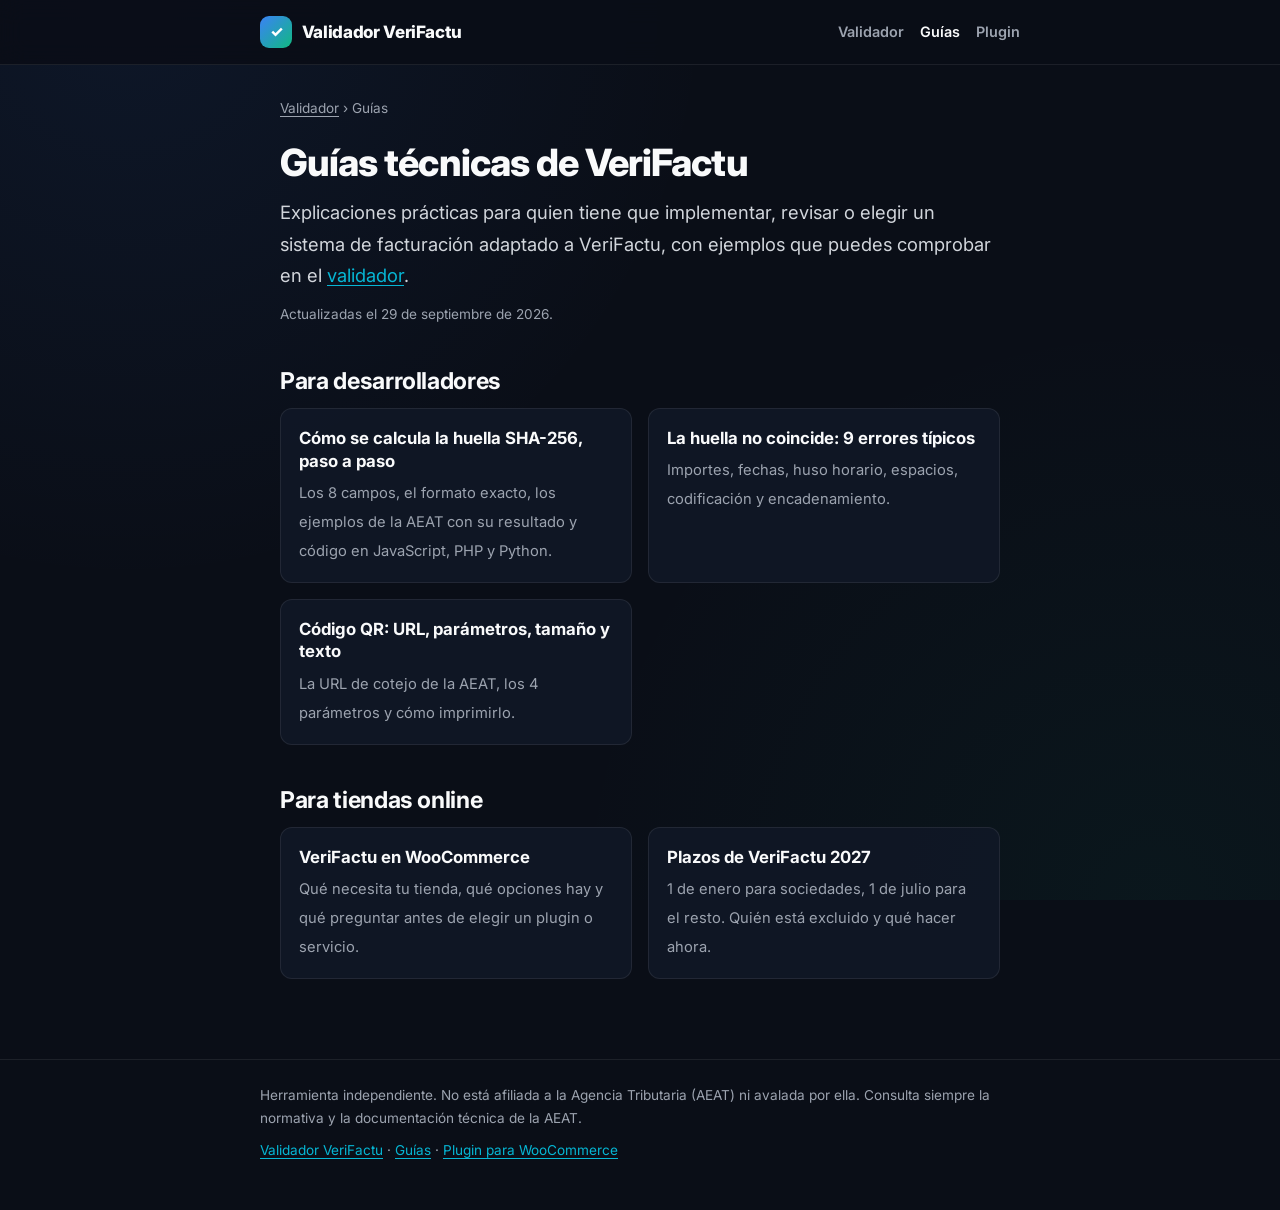
<file: guias/index.html>
<!DOCTYPE html>
<html lang="es">
<head>
    <meta charset="UTF-8">
    <meta name="viewport" content="width=device-width, initial-scale=1.0">
    <title>Guías técnicas de VeriFactu: huella, código QR, WooCommerce y plazos</title>
    <meta name="description" content="Guías prácticas sobre VeriFactu: cómo se calcula la huella SHA-256, qué lleva el código QR, por qué una huella no coincide, cómo cumplir en WooCommerce y los plazos de 2027.">
    <link rel="canonical" href="https://gwi1i.github.io/verifactu/guias/">
    <meta property="og:type" content="website">
    <meta property="og:title" content="Guías técnicas de VeriFactu">
    <meta property="og:description" content="Huella SHA-256, código QR, errores típicos, WooCommerce y plazos 2027.">
    <meta property="og:url" content="https://gwi1i.github.io/verifactu/guias/">
    <meta property="og:image" content="https://gwi1i.github.io/verifactu/gumroad_cover.jpg">
    <script type="application/ld+json">
    {
      "@context": "https://schema.org",
      "@graph": [
        {
          "@type": "CollectionPage",
          "name": "Guías técnicas de VeriFactu",
          "url": "https://gwi1i.github.io/verifactu/guias/",
          "inLanguage": "es",
          "hasPart": [
            { "@type": "TechArticle", "headline": "Cómo se calcula la huella SHA-256 de VeriFactu, paso a paso", "url": "https://gwi1i.github.io/verifactu/guias/huella-verifactu-sha256.html" },
            { "@type": "TechArticle", "headline": "Código QR de VeriFactu: URL, parámetros, tamaño y texto obligatorio", "url": "https://gwi1i.github.io/verifactu/guias/codigo-qr-verifactu.html" },
            { "@type": "TechArticle", "headline": "La huella VeriFactu no coincide: 9 errores típicos y cómo detectarlos", "url": "https://gwi1i.github.io/verifactu/guias/huella-verifactu-no-coincide.html" },
            { "@type": "Article", "headline": "VeriFactu en WooCommerce: qué necesita tu tienda y qué cubre un plugin", "url": "https://gwi1i.github.io/verifactu/guias/verifactu-woocommerce.html" },
            { "@type": "Article", "headline": "Plazos de VeriFactu 2027: a quién afecta y desde cuándo", "url": "https://gwi1i.github.io/verifactu/guias/plazos-verifactu-2027.html" }
          ]
        },
        {
          "@type": "BreadcrumbList",
          "itemListElement": [
            { "@type": "ListItem", "position": 1, "name": "Validador VeriFactu", "item": "https://gwi1i.github.io/verifactu/" },
            { "@type": "ListItem", "position": 2, "name": "Guías", "item": "https://gwi1i.github.io/verifactu/guias/" }
          ]
        }
      ]
    }
    </script>
    <link rel="preconnect" href="https://fonts.googleapis.com">
    <link rel="preconnect" href="https://fonts.gstatic.com" crossorigin>
    <link href="https://fonts.googleapis.com/css2?family=Inter:wght@400;600;700;800&family=JetBrains+Mono:wght@400;500&display=swap" rel="stylesheet">
    <link rel="stylesheet" href="guia.css">
</head>
<body>
    <header class="site-header">
        <div class="site-header-inner">
            <a class="brand" href="../"><span class="brand-icon">✓</span>Validador VeriFactu</a>
            <nav class="site-nav" aria-label="Principal">
                <a href="../">Validador</a>
                <a href="./" aria-current="page">Guías</a>
                <a href="https://wordpress.org/plugins/gwii-invoice-hash-for-woocommerce/">Plugin</a>
            </nav>
        </div>
    </header>

    <main>
        <nav class="breadcrumb" aria-label="Ruta"><a href="../">Validador</a> › Guías</nav>

        <h1>Guías técnicas de VeriFactu</h1>
        <p class="lede">Explicaciones prácticas para quien tiene que implementar, revisar o elegir un sistema de facturación adaptado a VeriFactu, con ejemplos que puedes comprobar en el <a href="../">validador</a>.</p>
        <p class="meta">Actualizadas el 29 de septiembre de 2026.</p>

        <h2>Para desarrolladores</h2>
        <div class="card-grid">
            <a class="card" href="huella-verifactu-sha256.html"><strong>Cómo se calcula la huella SHA-256, paso a paso</strong><span>Los 8 campos, el formato exacto, los ejemplos de la AEAT con su resultado y código en JavaScript, PHP y Python.</span></a>
            <a class="card" href="huella-verifactu-no-coincide.html"><strong>La huella no coincide: 9 errores típicos</strong><span>Importes, fechas, huso horario, espacios, codificación y encadenamiento.</span></a>
            <a class="card" href="codigo-qr-verifactu.html"><strong>Código QR: URL, parámetros, tamaño y texto</strong><span>La URL de cotejo de la AEAT, los 4 parámetros y cómo imprimirlo.</span></a>
        </div>

        <h2>Para tiendas online</h2>
        <div class="card-grid">
            <a class="card" href="verifactu-woocommerce.html"><strong>VeriFactu en WooCommerce</strong><span>Qué necesita tu tienda, qué opciones hay y qué preguntar antes de elegir un plugin o servicio.</span></a>
            <a class="card" href="plazos-verifactu-2027.html"><strong>Plazos de VeriFactu 2027</strong><span>1 de enero para sociedades, 1 de julio para el resto. Quién está excluido y qué hacer ahora.</span></a>
        </div>
    </main>

    <footer class="site-footer">
        <p>Herramienta independiente. No está afiliada a la Agencia Tributaria (AEAT) ni avalada por ella. Consulta siempre la normativa y la documentación técnica de la AEAT.</p>
        <p><a href="../">Validador VeriFactu</a> · <a href="./">Guías</a> · <a href="https://wordpress.org/plugins/gwii-invoice-hash-for-woocommerce/">Plugin para WooCommerce</a></p>
    </footer>
    <script data-goatcounter="https://gwii-verifactu.goatcounter.com/count" async src="//gc.zgo.at/count.js"></script>
</body>
</html>
</file>
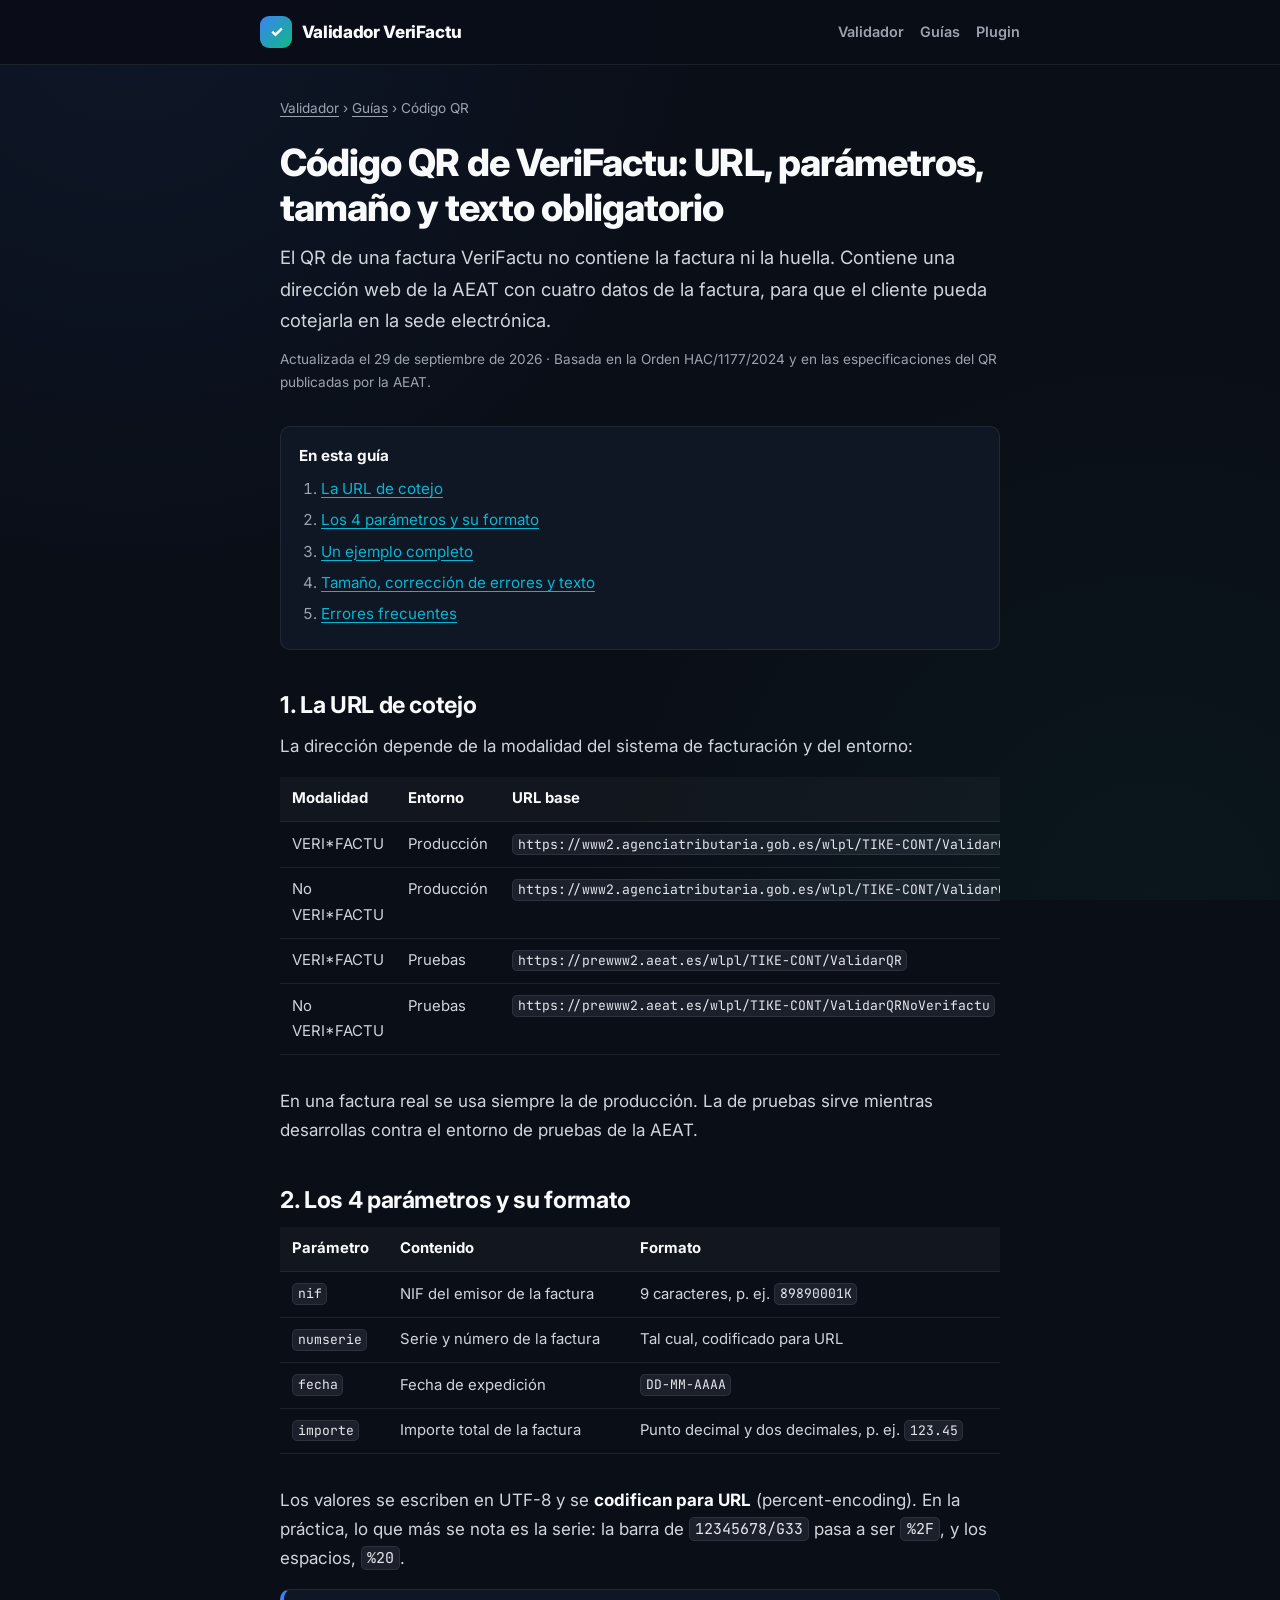
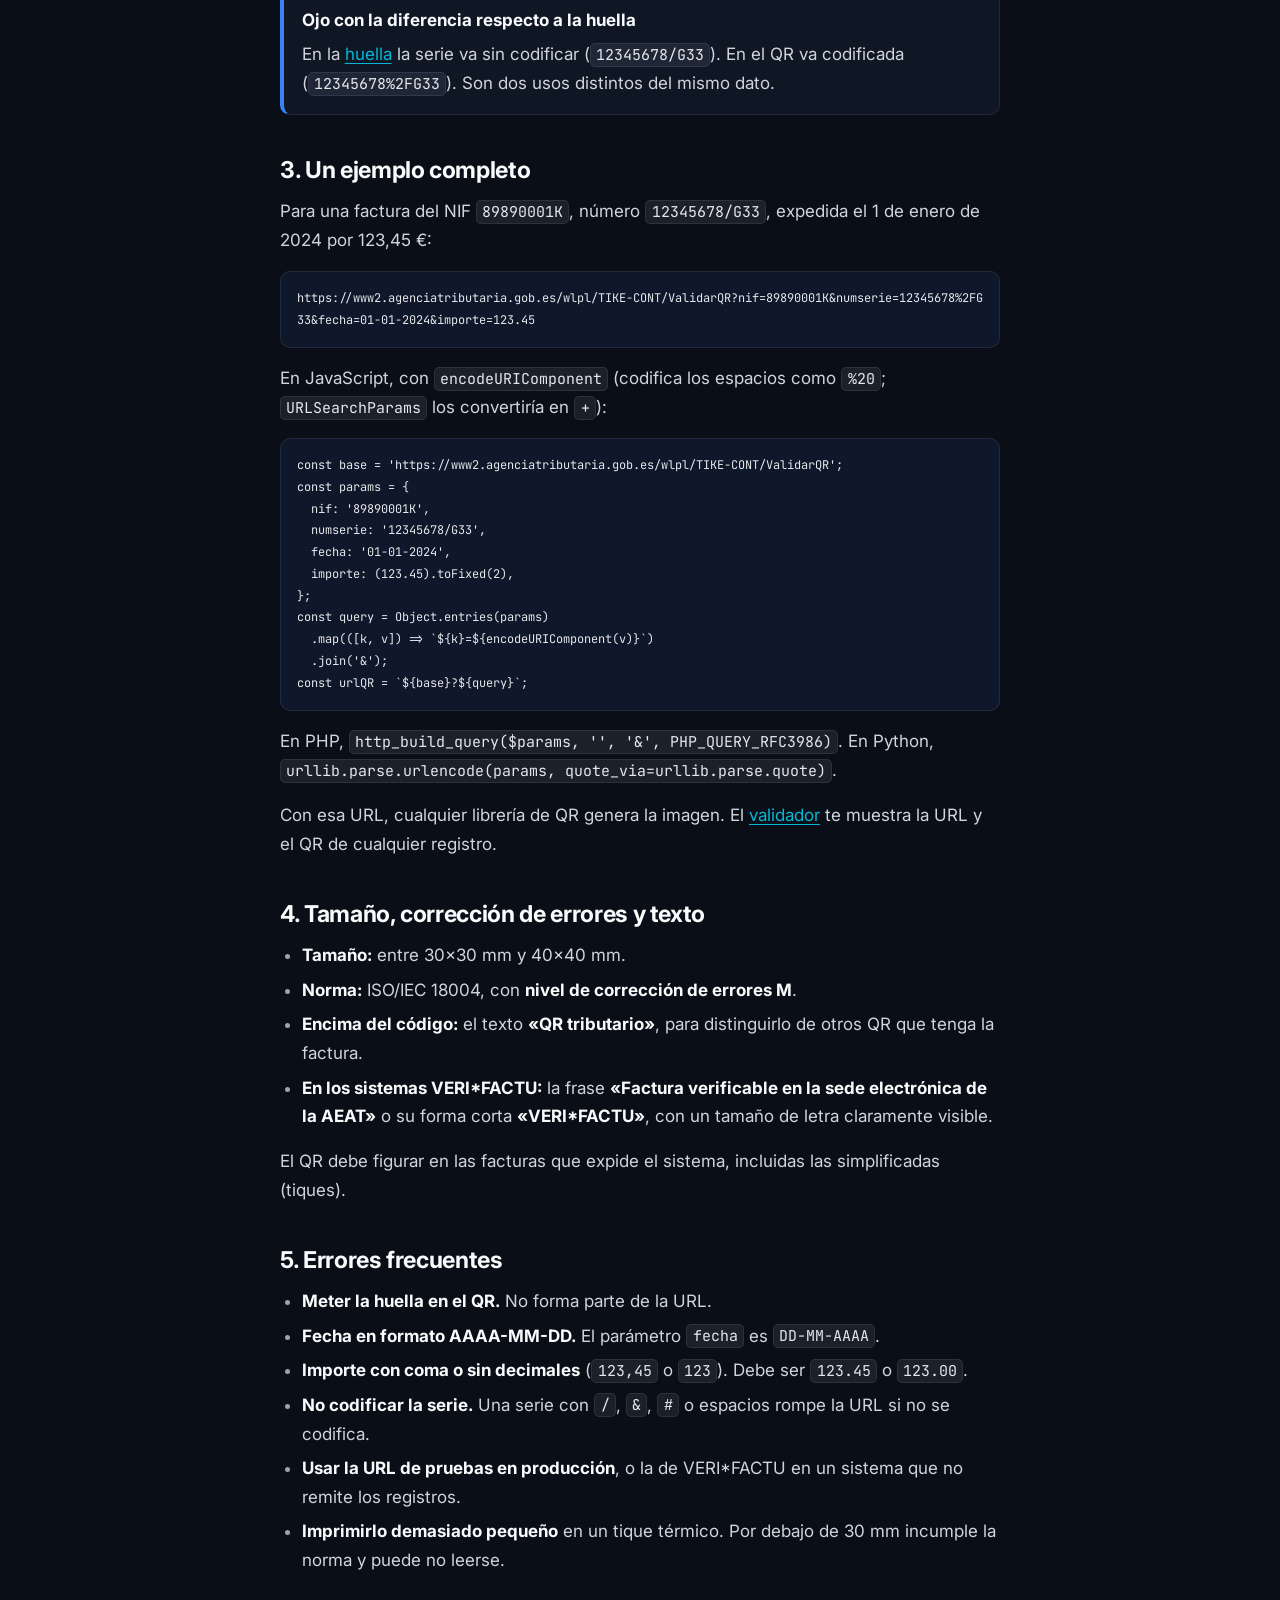
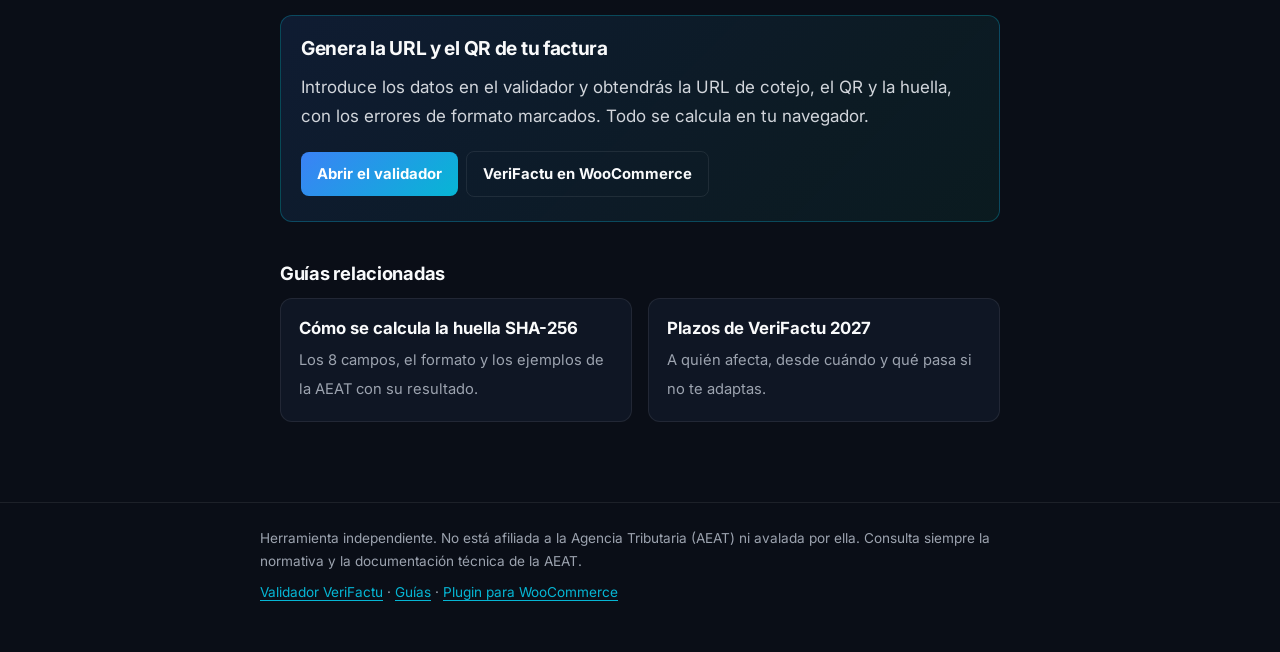
<file: guias/codigo-qr-verifactu.html>
<!DOCTYPE html>
<html lang="es">
<head>
    <meta charset="UTF-8">
    <meta name="viewport" content="width=device-width, initial-scale=1.0">
    <title>Código QR de VeriFactu: URL, parámetros, tamaño y texto obligatorio</title>
    <meta name="description" content="Qué lleva el código QR de VeriFactu: la URL de cotejo de la AEAT, los parámetros nif, numserie, fecha e importe y su formato, el tamaño (30 a 40 mm), el nivel de corrección y el texto que debe acompañarlo.">
    <link rel="canonical" href="https://gwi1i.github.io/verifactu/guias/codigo-qr-verifactu.html">
    <meta property="og:type" content="article">
    <meta property="og:title" content="Código QR de VeriFactu: URL, parámetros, tamaño y texto obligatorio">
    <meta property="og:description" content="La URL de cotejo, los 4 parámetros, el tamaño y la leyenda del QR tributario.">
    <meta property="og:url" content="https://gwi1i.github.io/verifactu/guias/codigo-qr-verifactu.html">
    <meta property="og:image" content="https://gwi1i.github.io/verifactu/gumroad_cover.jpg">
    <script type="application/ld+json">
    {
      "@context": "https://schema.org",
      "@graph": [
        {
          "@type": "TechArticle",
          "headline": "Código QR de VeriFactu: URL, parámetros, tamaño y texto obligatorio",
          "description": "La URL de cotejo de la AEAT, los parámetros nif, numserie, fecha e importe, el tamaño, el nivel de corrección y la leyenda del QR tributario.",
          "inLanguage": "es",
          "datePublished": "2026-09-29",
          "dateModified": "2026-09-29",
          "author": { "@type": "Person", "name": "gwii", "url": "https://profiles.wordpress.org/gwii/" },
          "mainEntityOfPage": "https://gwi1i.github.io/verifactu/guias/codigo-qr-verifactu.html"
        },
        {
          "@type": "BreadcrumbList",
          "itemListElement": [
            { "@type": "ListItem", "position": 1, "name": "Validador VeriFactu", "item": "https://gwi1i.github.io/verifactu/" },
            { "@type": "ListItem", "position": 2, "name": "Guías", "item": "https://gwi1i.github.io/verifactu/guias/" },
            { "@type": "ListItem", "position": 3, "name": "Código QR", "item": "https://gwi1i.github.io/verifactu/guias/codigo-qr-verifactu.html" }
          ]
        },
        {
          "@type": "FAQPage",
          "mainEntity": [
            {
              "@type": "Question",
              "name": "¿Qué URL lleva el código QR de VeriFactu?",
              "acceptedAnswer": { "@type": "Answer", "text": "En un sistema VERI*FACTU, https://www2.agenciatributaria.gob.es/wlpl/TIKE-CONT/ValidarQR con los parámetros nif, numserie, fecha e importe. En un sistema no VERI*FACTU la ruta termina en ValidarQRNoVerifactu." }
            },
            {
              "@type": "Question",
              "name": "¿Qué tamaño debe tener el QR de VeriFactu?",
              "acceptedAnswer": { "@type": "Answer", "text": "Entre 30x30 y 40x40 milímetros, según la norma ISO/IEC 18004 y con nivel de corrección de errores M." }
            },
            {
              "@type": "Question",
              "name": "¿Qué texto acompaña al QR?",
              "acceptedAnswer": { "@type": "Answer", "text": "Encima, el texto «QR tributario». En los sistemas VERI*FACTU, además, la frase «Factura verificable en la sede electrónica de la AEAT» o «VERI*FACTU»." }
            }
          ]
        }
      ]
    }
    </script>
    <link rel="preconnect" href="https://fonts.googleapis.com">
    <link rel="preconnect" href="https://fonts.gstatic.com" crossorigin>
    <link href="https://fonts.googleapis.com/css2?family=Inter:wght@400;600;700;800&family=JetBrains+Mono:wght@400;500&display=swap" rel="stylesheet">
    <link rel="stylesheet" href="guia.css">
</head>
<body>
    <header class="site-header">
        <div class="site-header-inner">
            <a class="brand" href="../"><span class="brand-icon">✓</span>Validador VeriFactu</a>
            <nav class="site-nav" aria-label="Principal">
                <a href="../">Validador</a>
                <a href="./">Guías</a>
                <a href="https://wordpress.org/plugins/gwii-invoice-hash-for-woocommerce/">Plugin</a>
            </nav>
        </div>
    </header>

    <main>
        <nav class="breadcrumb" aria-label="Ruta"><a href="../">Validador</a> › <a href="./">Guías</a> › Código QR</nav>

        <article>
            <h1>Código QR de VeriFactu: URL, parámetros, tamaño y texto obligatorio</h1>
            <p class="lede">El QR de una factura VeriFactu no contiene la factura ni la huella. Contiene una dirección web de la AEAT con cuatro datos de la factura, para que el cliente pueda cotejarla en la sede electrónica.</p>
            <p class="meta">Actualizada el 29 de septiembre de 2026 · Basada en la Orden HAC/1177/2024 y en las especificaciones del QR publicadas por la AEAT.</p>

            <div class="toc">
                <strong>En esta guía</strong>
                <ol>
                    <li><a href="#url">La URL de cotejo</a></li>
                    <li><a href="#parametros">Los 4 parámetros y su formato</a></li>
                    <li><a href="#ejemplo">Un ejemplo completo</a></li>
                    <li><a href="#imprimir">Tamaño, corrección de errores y texto</a></li>
                    <li><a href="#errores">Errores frecuentes</a></li>
                </ol>
            </div>

            <h2 id="url">1. La URL de cotejo</h2>
            <p>La dirección depende de la modalidad del sistema de facturación y del entorno:</p>
            <div class="table-wrap">
                <table>
                    <thead><tr><th>Modalidad</th><th>Entorno</th><th>URL base</th></tr></thead>
                    <tbody>
                        <tr><td>VERI*FACTU</td><td>Producción</td><td><code>https://www2.agenciatributaria.gob.es/wlpl/TIKE-CONT/ValidarQR</code></td></tr>
                        <tr><td>No VERI*FACTU</td><td>Producción</td><td><code>https://www2.agenciatributaria.gob.es/wlpl/TIKE-CONT/ValidarQRNoVerifactu</code></td></tr>
                        <tr><td>VERI*FACTU</td><td>Pruebas</td><td><code>https://prewww2.aeat.es/wlpl/TIKE-CONT/ValidarQR</code></td></tr>
                        <tr><td>No VERI*FACTU</td><td>Pruebas</td><td><code>https://prewww2.aeat.es/wlpl/TIKE-CONT/ValidarQRNoVerifactu</code></td></tr>
                    </tbody>
                </table>
            </div>
            <p>En una factura real se usa siempre la de producción. La de pruebas sirve mientras desarrollas contra el entorno de pruebas de la AEAT.</p>

            <h2 id="parametros">2. Los 4 parámetros y su formato</h2>
            <div class="table-wrap">
                <table>
                    <thead><tr><th>Parámetro</th><th>Contenido</th><th>Formato</th></tr></thead>
                    <tbody>
                        <tr><td><code>nif</code></td><td>NIF del emisor de la factura</td><td>9 caracteres, p. ej. <code>89890001K</code></td></tr>
                        <tr><td><code>numserie</code></td><td>Serie y número de la factura</td><td>Tal cual, codificado para URL</td></tr>
                        <tr><td><code>fecha</code></td><td>Fecha de expedición</td><td><code>DD-MM-AAAA</code></td></tr>
                        <tr><td><code>importe</code></td><td>Importe total de la factura</td><td>Punto decimal y dos decimales, p. ej. <code>123.45</code></td></tr>
                    </tbody>
                </table>
            </div>
            <p>Los valores se escriben en UTF-8 y se <strong>codifican para URL</strong> (percent-encoding). En la práctica, lo que más se nota es la serie: la barra de <code>12345678/G33</code> pasa a ser <code>%2F</code>, y los espacios, <code>%20</code>.</p>
            <div class="callout">
                <span class="callout-title">Ojo con la diferencia respecto a la huella</span>
                <p>En la <a href="huella-verifactu-sha256.html">huella</a> la serie va sin codificar (<code>12345678/G33</code>). En el QR va codificada (<code>12345678%2FG33</code>). Son dos usos distintos del mismo dato.</p>
            </div>

            <h2 id="ejemplo">3. Un ejemplo completo</h2>
            <p>Para una factura del NIF <code>89890001K</code>, número <code>12345678/G33</code>, expedida el 1 de enero de 2024 por 123,45 €:</p>
            <pre><code>https://www2.agenciatributaria.gob.es/wlpl/TIKE-CONT/ValidarQR?nif=89890001K&amp;numserie=12345678%2FG33&amp;fecha=01-01-2024&amp;importe=123.45</code></pre>
            <p>En JavaScript, con <code>encodeURIComponent</code> (codifica los espacios como <code>%20</code>; <code>URLSearchParams</code> los convertiría en <code>+</code>):</p>
            <pre><code>const base = 'https://www2.agenciatributaria.gob.es/wlpl/TIKE-CONT/ValidarQR';
const params = {
  nif: '89890001K',
  numserie: '12345678/G33',
  fecha: '01-01-2024',
  importe: (123.45).toFixed(2),
};
const query = Object.entries(params)
  .map(([k, v]) =&gt; `${k}=${encodeURIComponent(v)}`)
  .join('&amp;');
const urlQR = `${base}?${query}`;</code></pre>
            <p>En PHP, <code>http_build_query($params, '', '&amp;', PHP_QUERY_RFC3986)</code>. En Python, <code>urllib.parse.urlencode(params, quote_via=urllib.parse.quote)</code>.</p>
            <p>Con esa URL, cualquier librería de QR genera la imagen. El <a href="../">validador</a> te muestra la URL y el QR de cualquier registro.</p>

            <h2 id="imprimir">4. Tamaño, corrección de errores y texto</h2>
            <ul>
                <li><strong>Tamaño:</strong> entre 30×30 mm y 40×40 mm.</li>
                <li><strong>Norma:</strong> ISO/IEC 18004, con <strong>nivel de corrección de errores M</strong>.</li>
                <li><strong>Encima del código:</strong> el texto <strong>«QR tributario»</strong>, para distinguirlo de otros QR que tenga la factura.</li>
                <li><strong>En los sistemas VERI*FACTU:</strong> la frase <strong>«Factura verificable en la sede electrónica de la AEAT»</strong> o su forma corta <strong>«VERI*FACTU»</strong>, con un tamaño de letra claramente visible.</li>
            </ul>
            <p>El QR debe figurar en las facturas que expide el sistema, incluidas las simplificadas (tiques).</p>

            <h2 id="errores">5. Errores frecuentes</h2>
            <ul>
                <li><strong>Meter la huella en el QR.</strong> No forma parte de la URL.</li>
                <li><strong>Fecha en formato AAAA-MM-DD.</strong> El parámetro <code>fecha</code> es <code>DD-MM-AAAA</code>.</li>
                <li><strong>Importe con coma o sin decimales</strong> (<code>123,45</code> o <code>123</code>). Debe ser <code>123.45</code> o <code>123.00</code>.</li>
                <li><strong>No codificar la serie.</strong> Una serie con <code>/</code>, <code>&amp;</code>, <code>#</code> o espacios rompe la URL si no se codifica.</li>
                <li><strong>Usar la URL de pruebas en producción</strong>, o la de VERI*FACTU en un sistema que no remite los registros.</li>
                <li><strong>Imprimirlo demasiado pequeño</strong> en un tique térmico. Por debajo de 30 mm incumple la norma y puede no leerse.</li>
            </ul>

            <section class="cta">
                <h2>Genera la URL y el QR de tu factura</h2>
                <p>Introduce los datos en el validador y obtendrás la URL de cotejo, el QR y la huella, con los errores de formato marcados. Todo se calcula en tu navegador.</p>
                <p><a class="btn" href="../">Abrir el validador</a><a class="btn secondary" href="verifactu-woocommerce.html">VeriFactu en WooCommerce</a></p>
            </section>

            <section class="related">
                <h2>Guías relacionadas</h2>
                <div class="card-grid">
                    <a class="card" href="huella-verifactu-sha256.html"><strong>Cómo se calcula la huella SHA-256</strong><span>Los 8 campos, el formato y los ejemplos de la AEAT con su resultado.</span></a>
                    <a class="card" href="plazos-verifactu-2027.html"><strong>Plazos de VeriFactu 2027</strong><span>A quién afecta, desde cuándo y qué pasa si no te adaptas.</span></a>
                </div>
            </section>
        </article>
    </main>

    <footer class="site-footer">
        <p>Herramienta independiente. No está afiliada a la Agencia Tributaria (AEAT) ni avalada por ella. Consulta siempre la normativa y la documentación técnica de la AEAT.</p>
        <p><a href="../">Validador VeriFactu</a> · <a href="./">Guías</a> · <a href="https://wordpress.org/plugins/gwii-invoice-hash-for-woocommerce/">Plugin para WooCommerce</a></p>
    </footer>
    <script data-goatcounter="https://gwii-verifactu.goatcounter.com/count" async src="//gc.zgo.at/count.js"></script>
</body>
</html>
</file>
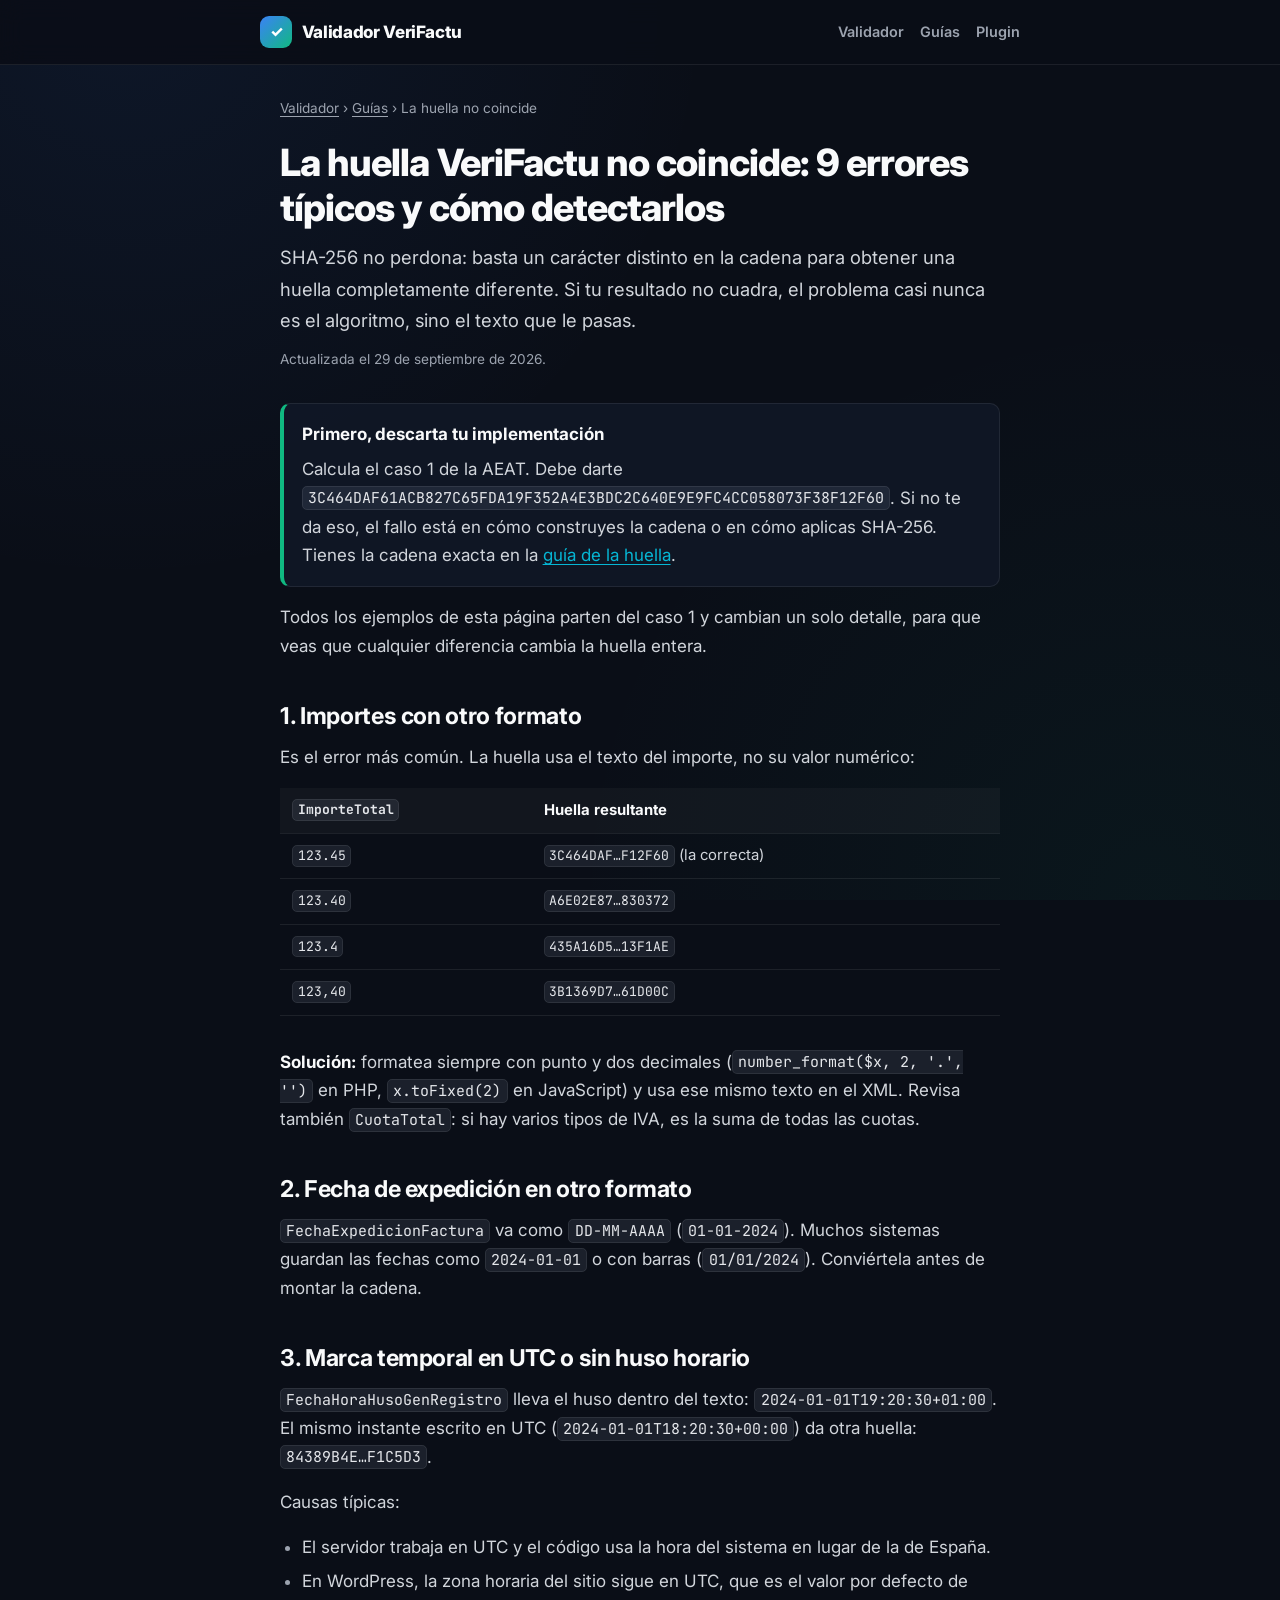
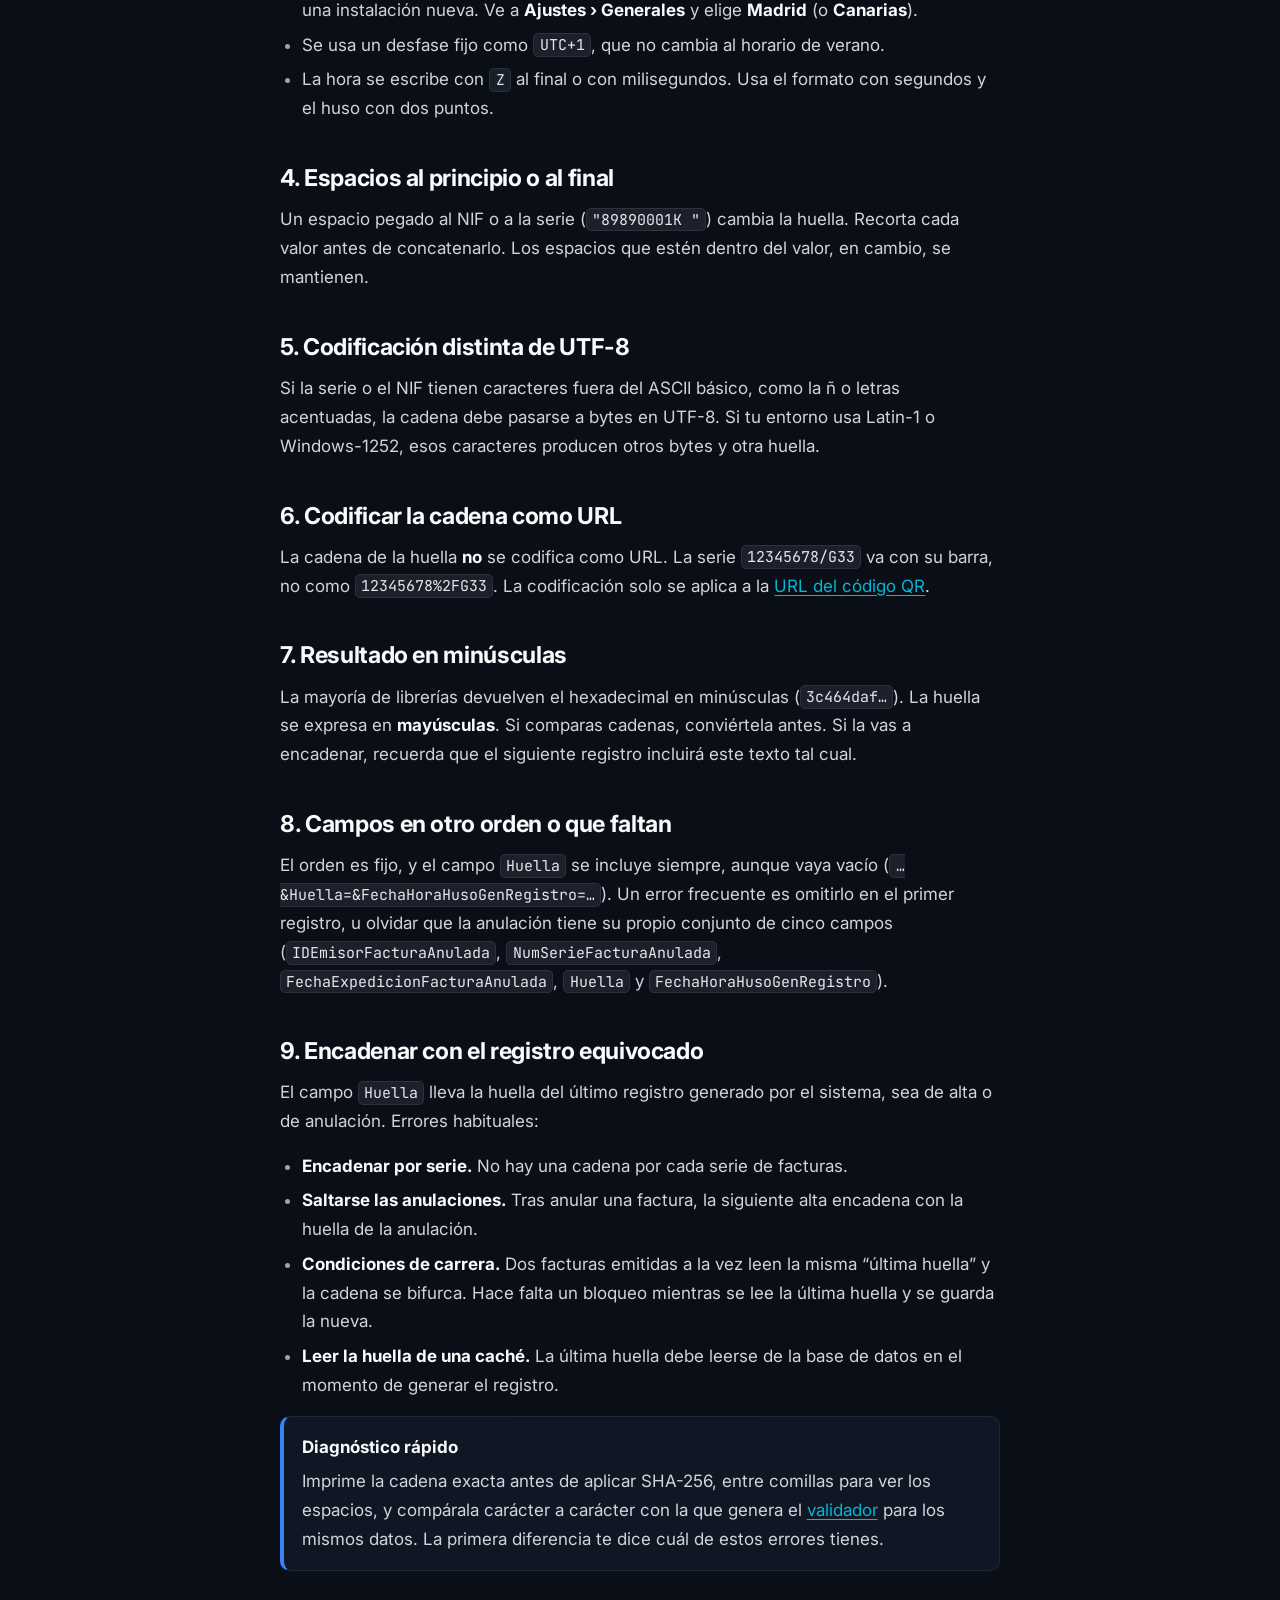
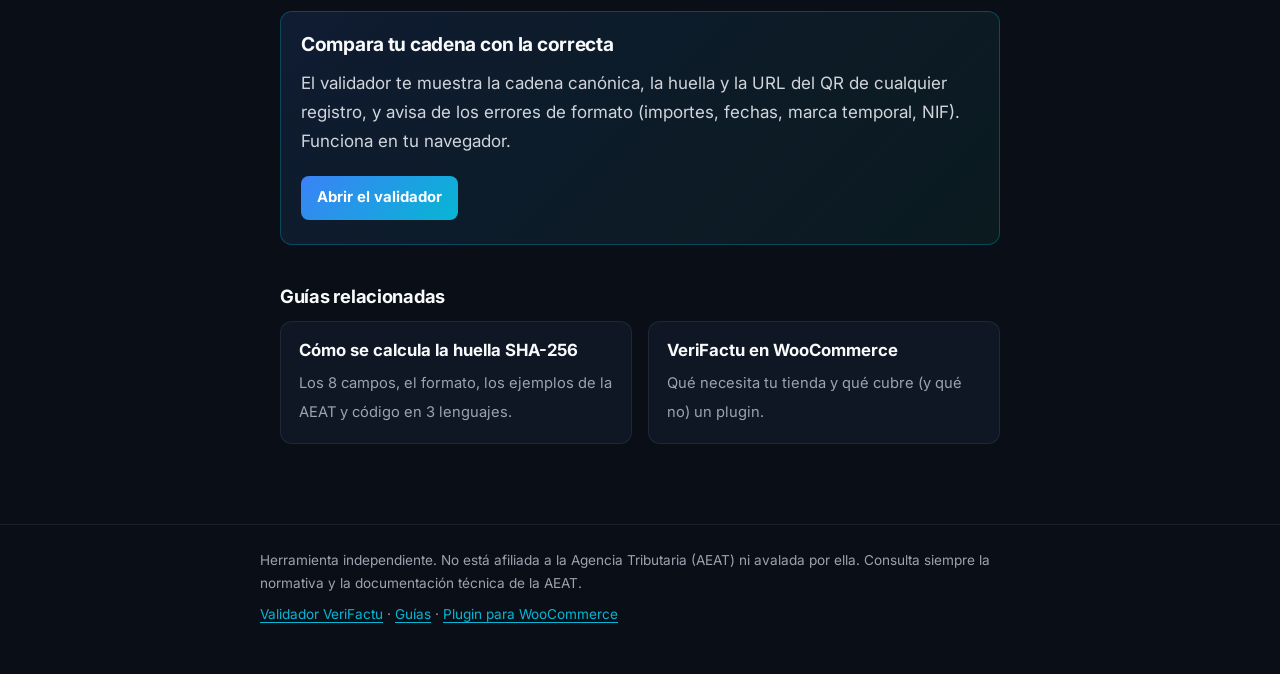
<file: guias/huella-verifactu-no-coincide.html>
<!DOCTYPE html>
<html lang="es">
<head>
    <meta charset="UTF-8">
    <meta name="viewport" content="width=device-width, initial-scale=1.0">
    <title>La huella VeriFactu no coincide: 9 errores típicos y cómo detectarlos</title>
    <meta name="description" content="Tu huella SHA-256 de VeriFactu no da la esperada. Los errores más habituales: importes, fechas, huso horario, espacios, codificación, mayúsculas y encadenamiento. Con ejemplos de cómo cambia el resultado.">
    <link rel="canonical" href="https://gwi1i.github.io/verifactu/guias/huella-verifactu-no-coincide.html">
    <meta property="og:type" content="article">
    <meta property="og:title" content="La huella VeriFactu no coincide: 9 errores típicos">
    <meta property="og:description" content="Importes, fechas, huso horario, espacios, codificación y encadenamiento: qué revisar.">
    <meta property="og:url" content="https://gwi1i.github.io/verifactu/guias/huella-verifactu-no-coincide.html">
    <meta property="og:image" content="https://gwi1i.github.io/verifactu/gumroad_cover.jpg">
    <script type="application/ld+json">
    {
      "@context": "https://schema.org",
      "@graph": [
        {
          "@type": "TechArticle",
          "headline": "La huella VeriFactu no coincide: 9 errores típicos y cómo detectarlos",
          "description": "Los errores de formato más habituales al calcular la huella SHA-256 de VeriFactu, con ejemplos de cómo cambia el resultado.",
          "inLanguage": "es",
          "datePublished": "2026-09-29",
          "dateModified": "2026-09-29",
          "author": { "@type": "Person", "name": "gwii", "url": "https://profiles.wordpress.org/gwii/" },
          "mainEntityOfPage": "https://gwi1i.github.io/verifactu/guias/huella-verifactu-no-coincide.html"
        },
        {
          "@type": "BreadcrumbList",
          "itemListElement": [
            { "@type": "ListItem", "position": 1, "name": "Validador VeriFactu", "item": "https://gwi1i.github.io/verifactu/" },
            { "@type": "ListItem", "position": 2, "name": "Guías", "item": "https://gwi1i.github.io/verifactu/guias/" },
            { "@type": "ListItem", "position": 3, "name": "La huella no coincide", "item": "https://gwi1i.github.io/verifactu/guias/huella-verifactu-no-coincide.html" }
          ]
        },
        {
          "@type": "FAQPage",
          "mainEntity": [
            {
              "@type": "Question",
              "name": "¿Por qué mi huella VeriFactu no coincide con la esperada?",
              "acceptedAnswer": { "@type": "Answer", "text": "Casi siempre por el formato del texto: importes con coma o con un número distinto de decimales, fecha en AAAA-MM-DD, marca temporal en UTC o sin huso, espacios, codificación distinta de UTF-8, resultado en minúsculas, campos en otro orden o una huella anterior equivocada." }
            },
            {
              "@type": "Question",
              "name": "¿123.4 y 123.40 dan la misma huella?",
              "acceptedAnswer": { "@type": "Answer", "text": "No. La huella se calcula sobre el texto, así que cualquier diferencia de formato cambia el resultado por completo. Usa exactamente el mismo texto que en el XML del registro." }
            }
          ]
        }
      ]
    }
    </script>
    <link rel="preconnect" href="https://fonts.googleapis.com">
    <link rel="preconnect" href="https://fonts.gstatic.com" crossorigin>
    <link href="https://fonts.googleapis.com/css2?family=Inter:wght@400;600;700;800&family=JetBrains+Mono:wght@400;500&display=swap" rel="stylesheet">
    <link rel="stylesheet" href="guia.css">
</head>
<body>
    <header class="site-header">
        <div class="site-header-inner">
            <a class="brand" href="../"><span class="brand-icon">✓</span>Validador VeriFactu</a>
            <nav class="site-nav" aria-label="Principal">
                <a href="../">Validador</a>
                <a href="./">Guías</a>
                <a href="https://wordpress.org/plugins/gwii-invoice-hash-for-woocommerce/">Plugin</a>
            </nav>
        </div>
    </header>

    <main>
        <nav class="breadcrumb" aria-label="Ruta"><a href="../">Validador</a> › <a href="./">Guías</a> › La huella no coincide</nav>

        <article>
            <h1>La huella VeriFactu no coincide: 9 errores típicos y cómo detectarlos</h1>
            <p class="lede">SHA-256 no perdona: basta un carácter distinto en la cadena para obtener una huella completamente diferente. Si tu resultado no cuadra, el problema casi nunca es el algoritmo, sino el texto que le pasas.</p>
            <p class="meta">Actualizada el 29 de septiembre de 2026.</p>

            <div class="callout ok">
                <span class="callout-title">Primero, descarta tu implementación</span>
                <p>Calcula el caso 1 de la AEAT. Debe darte <code>3C464DAF61ACB827C65FDA19F352A4E3BDC2C640E9E9FC4CC058073F38F12F60</code>. Si no te da eso, el fallo está en cómo construyes la cadena o en cómo aplicas SHA-256. Tienes la cadena exacta en la <a href="huella-verifactu-sha256.html#ejemplos">guía de la huella</a>.</p>
            </div>

            <p>Todos los ejemplos de esta página parten del caso 1 y cambian un solo detalle, para que veas que cualquier diferencia cambia la huella entera.</p>

            <h2 id="importes">1. Importes con otro formato</h2>
            <p>Es el error más común. La huella usa el texto del importe, no su valor numérico:</p>
            <div class="table-wrap">
                <table>
                    <thead><tr><th><code>ImporteTotal</code></th><th>Huella resultante</th></tr></thead>
                    <tbody>
                        <tr><td><code>123.45</code></td><td><code>3C464DAF…F12F60</code> (la correcta)</td></tr>
                        <tr><td><code>123.40</code></td><td><code>A6E02E87…830372</code></td></tr>
                        <tr><td><code>123.4</code></td><td><code>435A16D5…13F1AE</code></td></tr>
                        <tr><td><code>123,40</code></td><td><code>3B1369D7…61D00C</code></td></tr>
                    </tbody>
                </table>
            </div>
            <p><strong>Solución:</strong> formatea siempre con punto y dos decimales (<code>number_format($x, 2, '.', '')</code> en PHP, <code>x.toFixed(2)</code> en JavaScript) y usa ese mismo texto en el XML. Revisa también <code>CuotaTotal</code>: si hay varios tipos de IVA, es la suma de todas las cuotas.</p>

            <h2 id="fecha">2. Fecha de expedición en otro formato</h2>
            <p><code>FechaExpedicionFactura</code> va como <code>DD-MM-AAAA</code> (<code>01-01-2024</code>). Muchos sistemas guardan las fechas como <code>2024-01-01</code> o con barras (<code>01/01/2024</code>). Conviértela antes de montar la cadena.</p>

            <h2 id="huso">3. Marca temporal en UTC o sin huso horario</h2>
            <p><code>FechaHoraHusoGenRegistro</code> lleva el huso dentro del texto: <code>2024-01-01T19:20:30+01:00</code>. El mismo instante escrito en UTC (<code>2024-01-01T18:20:30+00:00</code>) da otra huella: <code>84389B4E…F1C5D3</code>.</p>
            <p>Causas típicas:</p>
            <ul>
                <li>El servidor trabaja en UTC y el código usa la hora del sistema en lugar de la de España.</li>
                <li>En WordPress, la zona horaria del sitio sigue en UTC, que es el valor por defecto de una instalación nueva. Ve a <strong>Ajustes › Generales</strong> y elige <strong>Madrid</strong> (o <strong>Canarias</strong>).</li>
                <li>Se usa un desfase fijo como <code>UTC+1</code>, que no cambia al horario de verano.</li>
                <li>La hora se escribe con <code>Z</code> al final o con milisegundos. Usa el formato con segundos y el huso con dos puntos.</li>
            </ul>

            <h2 id="espacios">4. Espacios al principio o al final</h2>
            <p>Un espacio pegado al NIF o a la serie (<code>"89890001K "</code>) cambia la huella. Recorta cada valor antes de concatenarlo. Los espacios que estén dentro del valor, en cambio, se mantienen.</p>

            <h2 id="codificacion">5. Codificación distinta de UTF-8</h2>
            <p>Si la serie o el NIF tienen caracteres fuera del ASCII básico, como la ñ o letras acentuadas, la cadena debe pasarse a bytes en UTF-8. Si tu entorno usa Latin-1 o Windows-1252, esos caracteres producen otros bytes y otra huella.</p>

            <h2 id="url">6. Codificar la cadena como URL</h2>
            <p>La cadena de la huella <strong>no</strong> se codifica como URL. La serie <code>12345678/G33</code> va con su barra, no como <code>12345678%2FG33</code>. La codificación solo se aplica a la <a href="codigo-qr-verifactu.html">URL del código QR</a>.</p>

            <h2 id="mayusculas">7. Resultado en minúsculas</h2>
            <p>La mayoría de librerías devuelven el hexadecimal en minúsculas (<code>3c464daf…</code>). La huella se expresa en <strong>mayúsculas</strong>. Si comparas cadenas, conviértela antes. Si la vas a encadenar, recuerda que el siguiente registro incluirá este texto tal cual.</p>

            <h2 id="orden">8. Campos en otro orden o que faltan</h2>
            <p>El orden es fijo, y el campo <code>Huella</code> se incluye siempre, aunque vaya vacío (<code>…&amp;Huella=&amp;FechaHoraHusoGenRegistro=…</code>). Un error frecuente es omitirlo en el primer registro, u olvidar que la anulación tiene su propio conjunto de cinco campos (<code>IDEmisorFacturaAnulada</code>, <code>NumSerieFacturaAnulada</code>, <code>FechaExpedicionFacturaAnulada</code>, <code>Huella</code> y <code>FechaHoraHusoGenRegistro</code>).</p>

            <h2 id="cadena">9. Encadenar con el registro equivocado</h2>
            <p>El campo <code>Huella</code> lleva la huella del último registro generado por el sistema, sea de alta o de anulación. Errores habituales:</p>
            <ul>
                <li><strong>Encadenar por serie.</strong> No hay una cadena por cada serie de facturas.</li>
                <li><strong>Saltarse las anulaciones.</strong> Tras anular una factura, la siguiente alta encadena con la huella de la anulación.</li>
                <li><strong>Condiciones de carrera.</strong> Dos facturas emitidas a la vez leen la misma “última huella” y la cadena se bifurca. Hace falta un bloqueo mientras se lee la última huella y se guarda la nueva.</li>
                <li><strong>Leer la huella de una caché.</strong> La última huella debe leerse de la base de datos en el momento de generar el registro.</li>
            </ul>

            <div class="callout">
                <span class="callout-title">Diagnóstico rápido</span>
                <p>Imprime la cadena exacta antes de aplicar SHA-256, entre comillas para ver los espacios, y compárala carácter a carácter con la que genera el <a href="../">validador</a> para los mismos datos. La primera diferencia te dice cuál de estos errores tienes.</p>
            </div>

            <section class="cta">
                <h2>Compara tu cadena con la correcta</h2>
                <p>El validador te muestra la cadena canónica, la huella y la URL del QR de cualquier registro, y avisa de los errores de formato (importes, fechas, marca temporal, NIF). Funciona en tu navegador.</p>
                <p><a class="btn" href="../">Abrir el validador</a></p>
            </section>

            <section class="related">
                <h2>Guías relacionadas</h2>
                <div class="card-grid">
                    <a class="card" href="huella-verifactu-sha256.html"><strong>Cómo se calcula la huella SHA-256</strong><span>Los 8 campos, el formato, los ejemplos de la AEAT y código en 3 lenguajes.</span></a>
                    <a class="card" href="verifactu-woocommerce.html"><strong>VeriFactu en WooCommerce</strong><span>Qué necesita tu tienda y qué cubre (y qué no) un plugin.</span></a>
                </div>
            </section>
        </article>
    </main>

    <footer class="site-footer">
        <p>Herramienta independiente. No está afiliada a la Agencia Tributaria (AEAT) ni avalada por ella. Consulta siempre la normativa y la documentación técnica de la AEAT.</p>
        <p><a href="../">Validador VeriFactu</a> · <a href="./">Guías</a> · <a href="https://wordpress.org/plugins/gwii-invoice-hash-for-woocommerce/">Plugin para WooCommerce</a></p>
    </footer>
    <script data-goatcounter="https://gwii-verifactu.goatcounter.com/count" async src="//gc.zgo.at/count.js"></script>
</body>
</html>
</file>
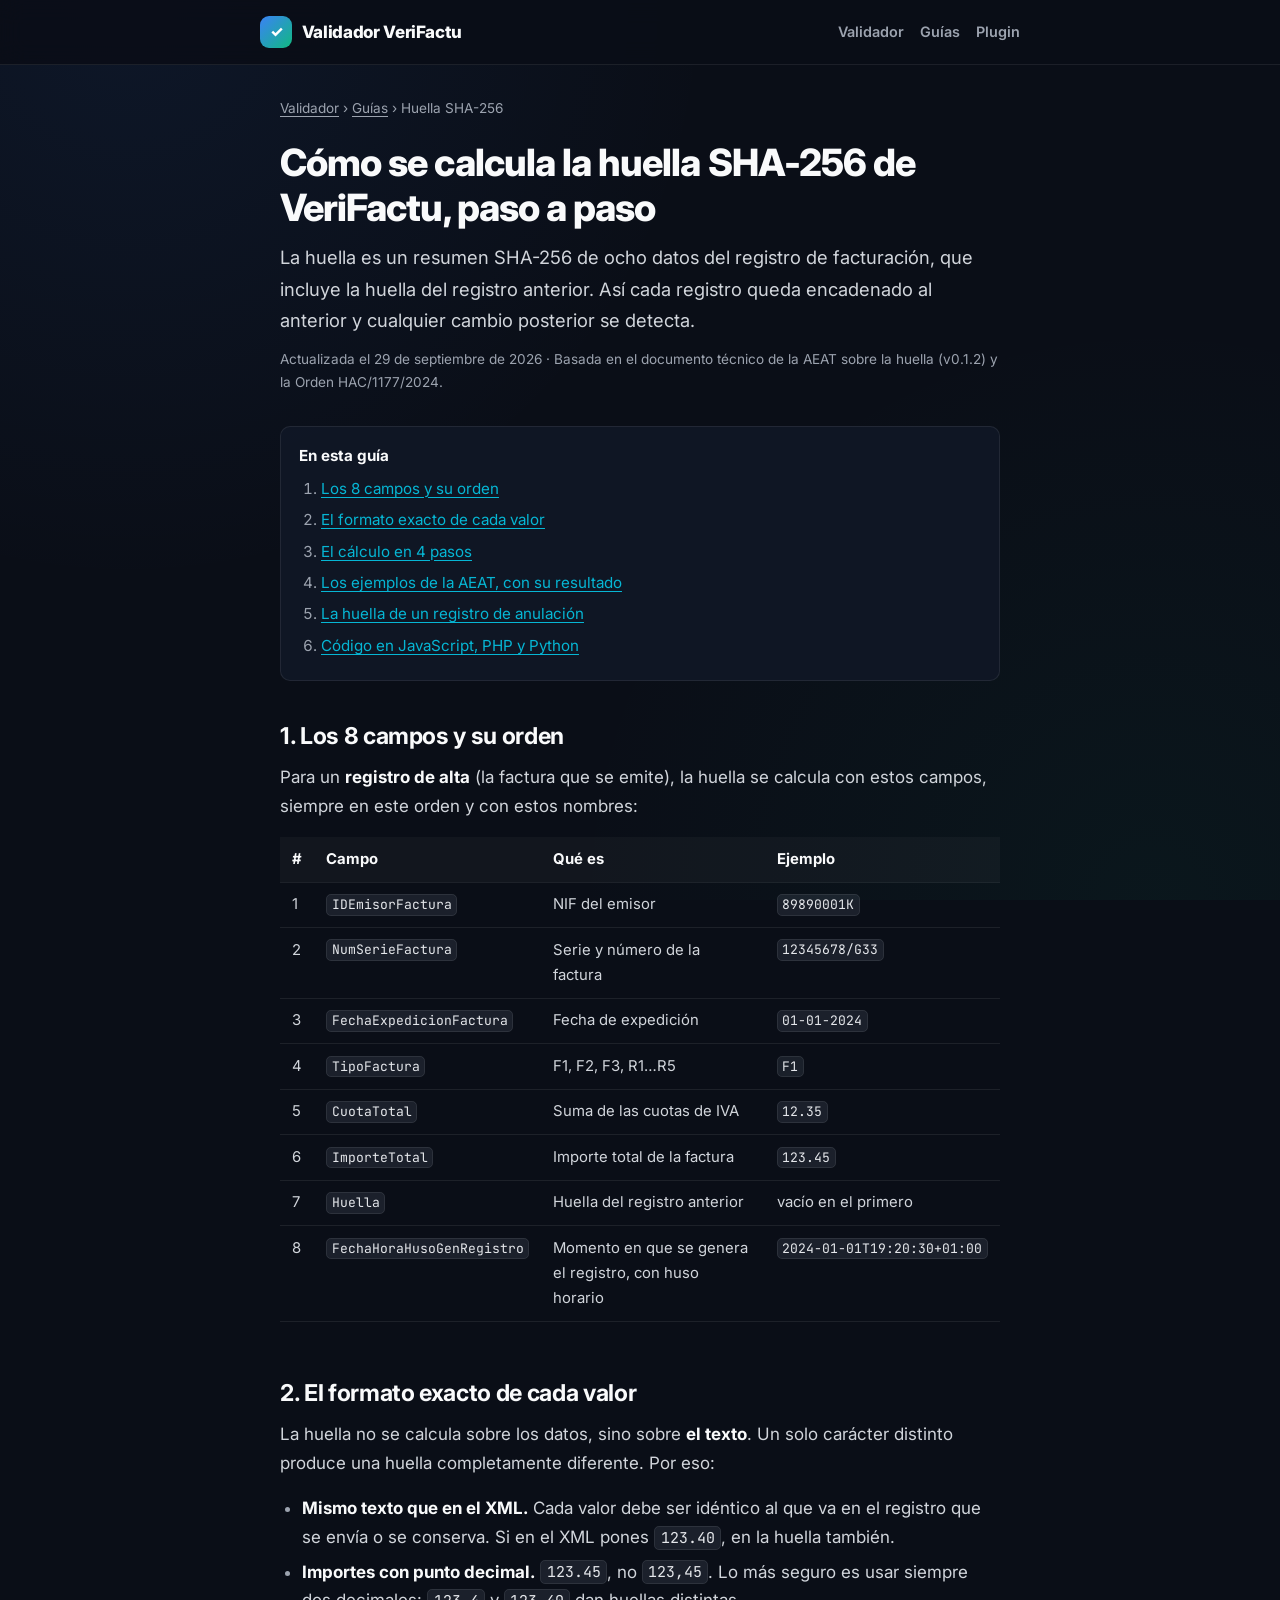
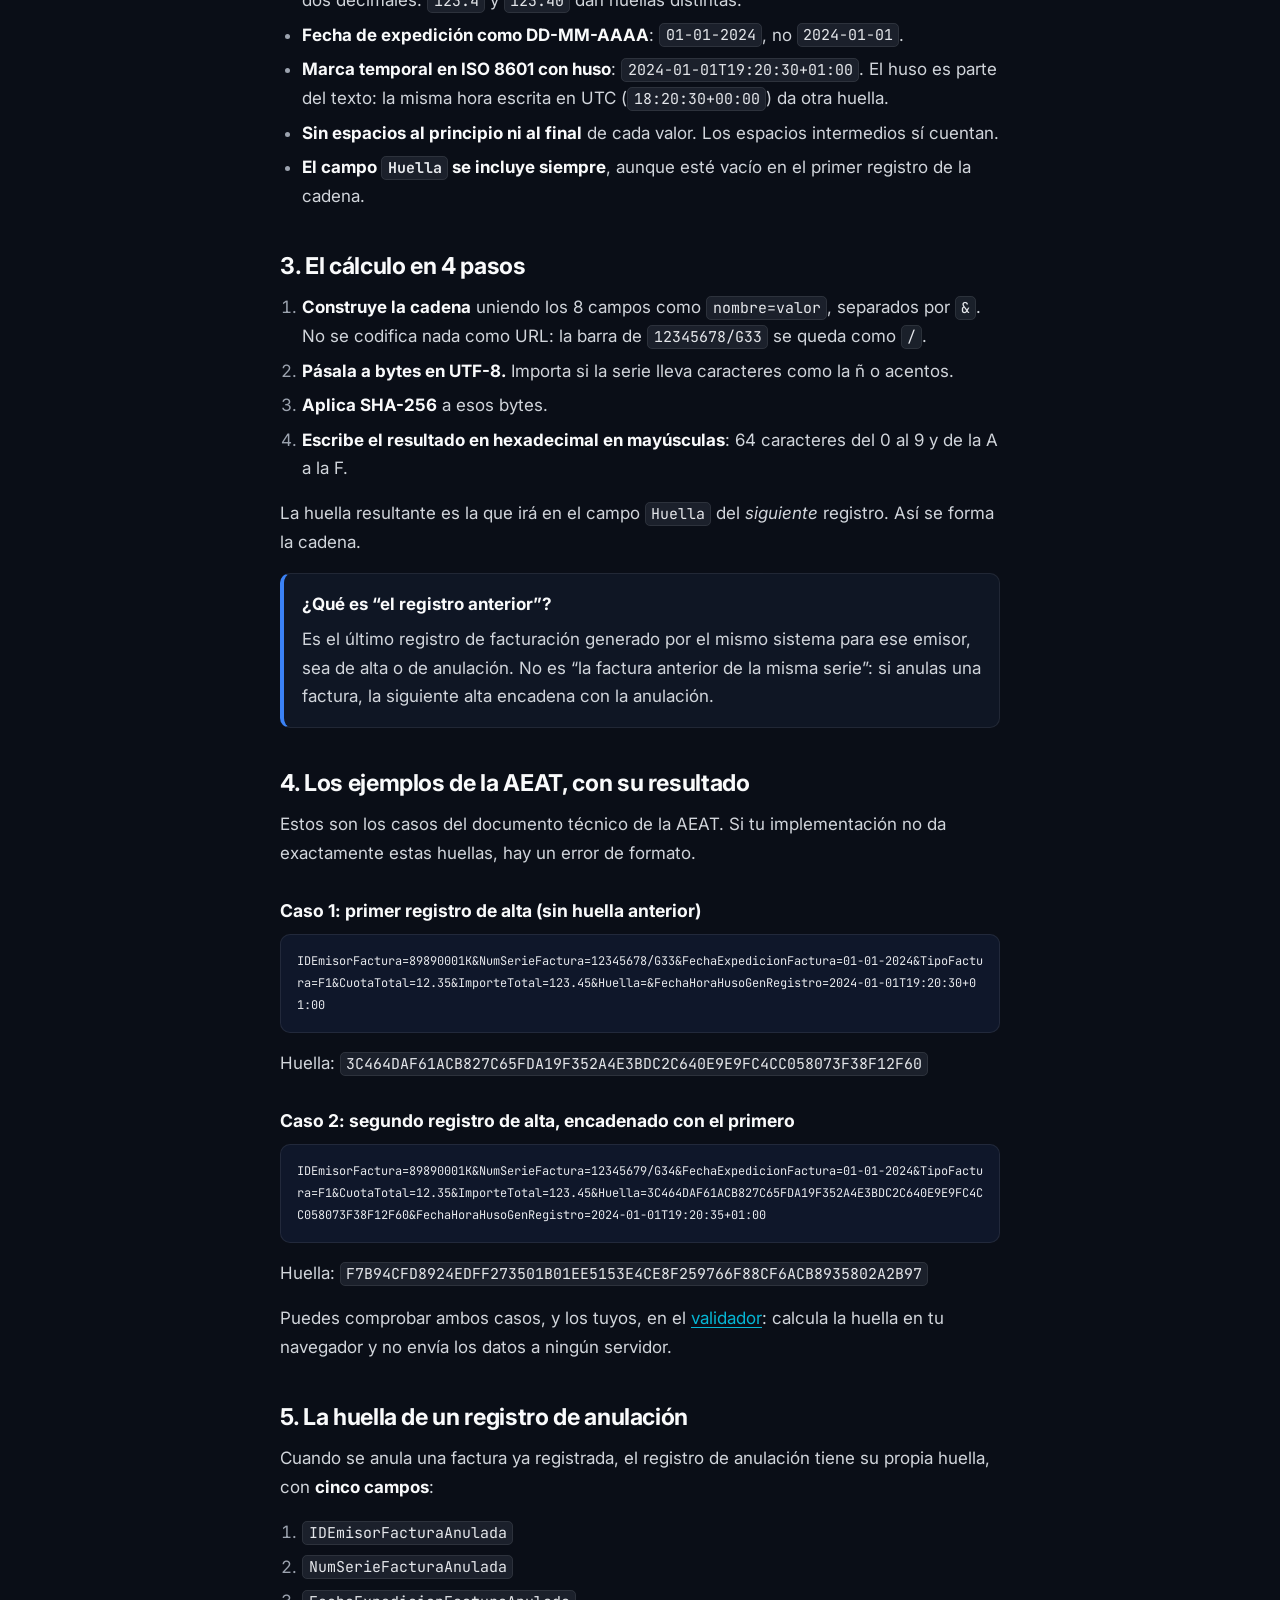
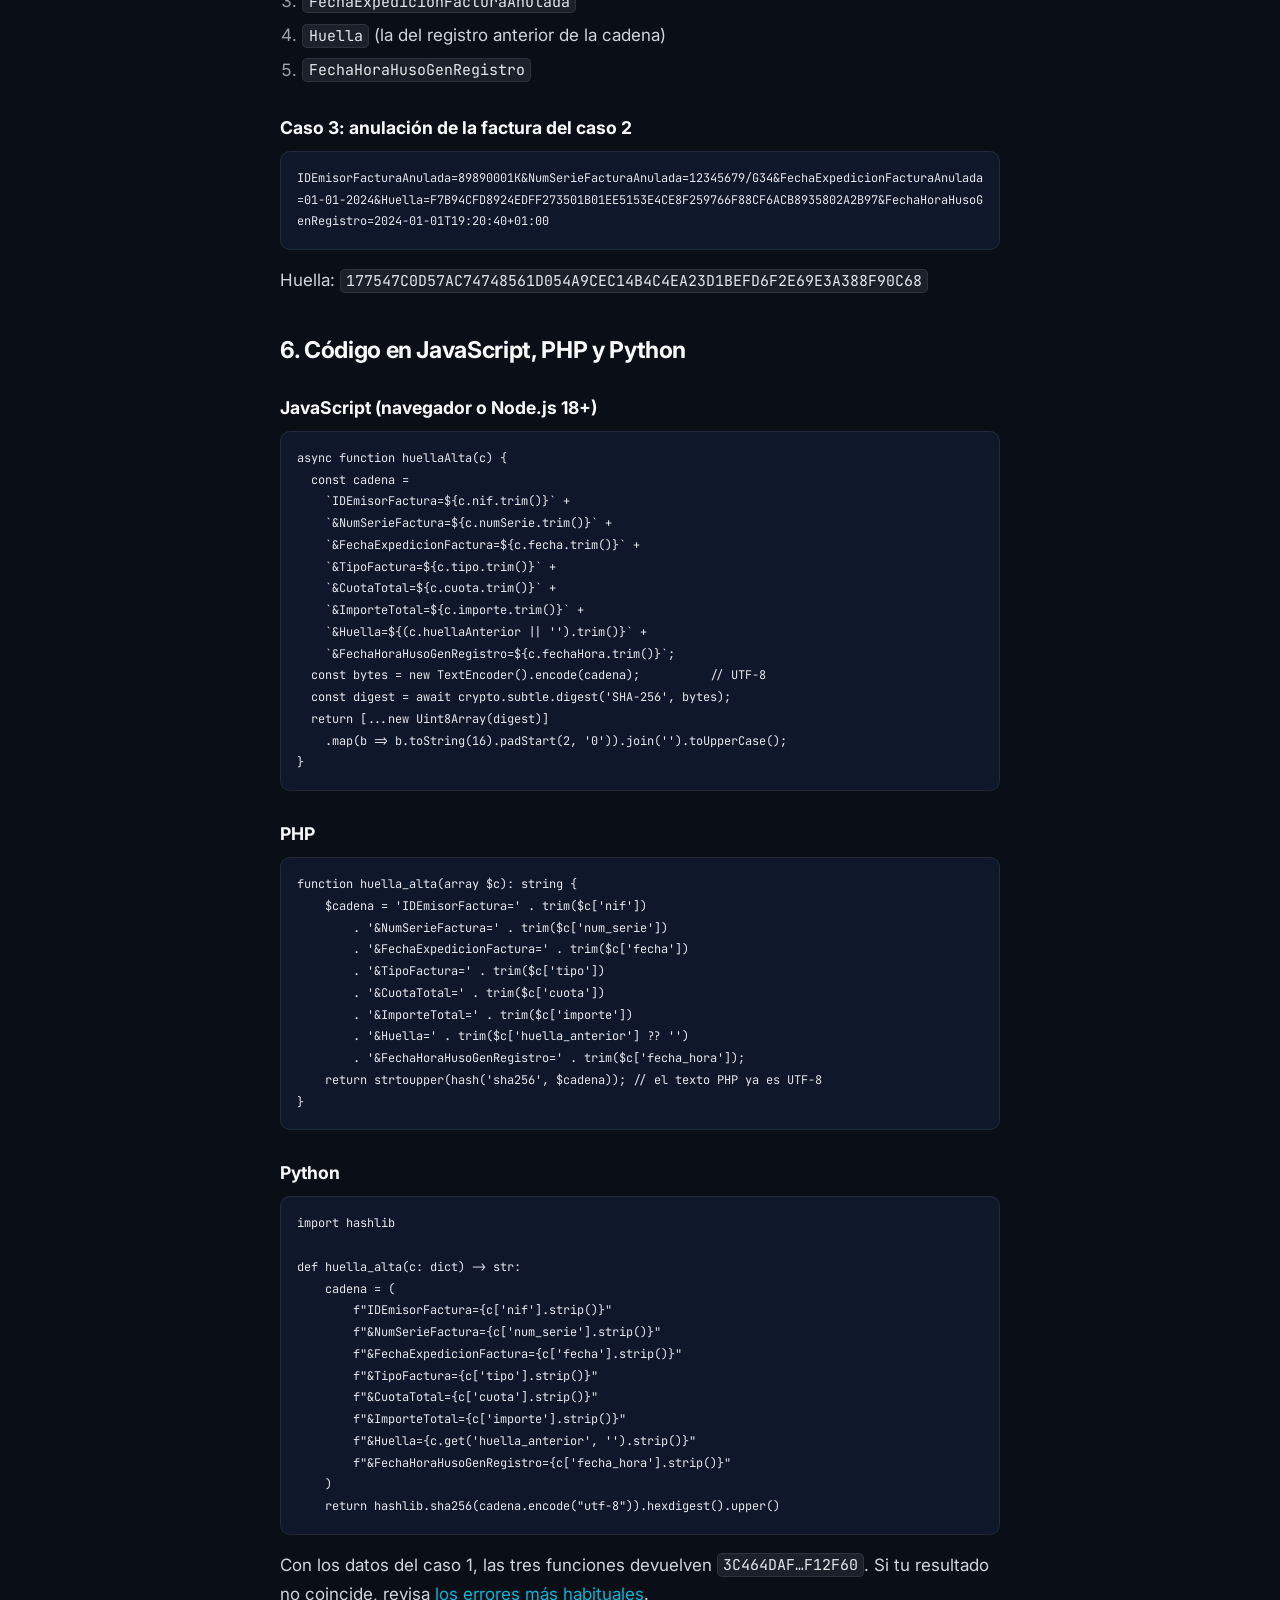
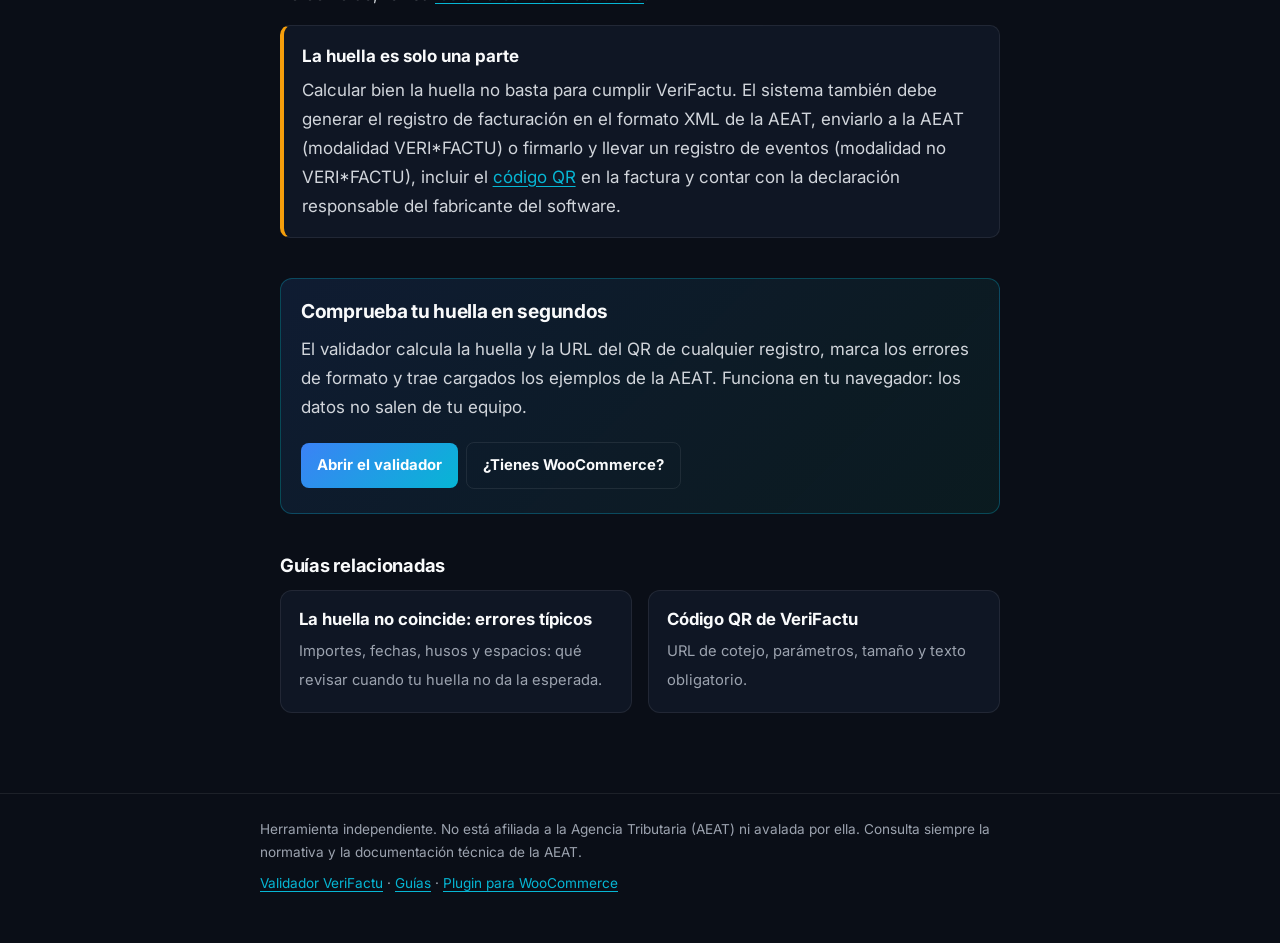
<file: guias/huella-verifactu-sha256.html>
<!DOCTYPE html>
<html lang="es">
<head>
    <meta charset="UTF-8">
    <meta name="viewport" content="width=device-width, initial-scale=1.0">
    <title>Cómo se calcula la huella SHA-256 de VeriFactu, paso a paso</title>
    <meta name="description" content="Cálculo de la huella (hash) SHA-256 encadenada de VeriFactu: los 8 campos, el orden, el formato de cada valor y los ejemplos de la AEAT con su resultado. Con código en JavaScript, PHP y Python.">
    <link rel="canonical" href="https://gwi1i.github.io/verifactu/guias/huella-verifactu-sha256.html">
    <meta property="og:type" content="article">
    <meta property="og:title" content="Cómo se calcula la huella SHA-256 de VeriFactu, paso a paso">
    <meta property="og:description" content="Los 8 campos, el orden, el formato y los ejemplos de la AEAT con su resultado.">
    <meta property="og:url" content="https://gwi1i.github.io/verifactu/guias/huella-verifactu-sha256.html">
    <meta property="og:image" content="https://gwi1i.github.io/verifactu/gumroad_cover.jpg">
    <script type="application/ld+json">
    {
      "@context": "https://schema.org",
      "@graph": [
        {
          "@type": "TechArticle",
          "headline": "Cómo se calcula la huella SHA-256 de VeriFactu, paso a paso",
          "description": "Los 8 campos de la huella de un registro de alta, el orden, el formato de cada valor, el encadenamiento y los ejemplos de la AEAT.",
          "inLanguage": "es",
          "datePublished": "2026-09-29",
          "dateModified": "2026-09-29",
          "author": { "@type": "Person", "name": "gwii", "url": "https://profiles.wordpress.org/gwii/" },
          "mainEntityOfPage": "https://gwi1i.github.io/verifactu/guias/huella-verifactu-sha256.html"
        },
        {
          "@type": "BreadcrumbList",
          "itemListElement": [
            { "@type": "ListItem", "position": 1, "name": "Validador VeriFactu", "item": "https://gwi1i.github.io/verifactu/" },
            { "@type": "ListItem", "position": 2, "name": "Guías", "item": "https://gwi1i.github.io/verifactu/guias/" },
            { "@type": "ListItem", "position": 3, "name": "Huella SHA-256", "item": "https://gwi1i.github.io/verifactu/guias/huella-verifactu-sha256.html" }
          ]
        },
        {
          "@type": "FAQPage",
          "mainEntity": [
            {
              "@type": "Question",
              "name": "¿Qué campos forman la huella de un registro de alta de VeriFactu?",
              "acceptedAnswer": { "@type": "Answer", "text": "Ocho campos en este orden: IDEmisorFactura, NumSerieFactura, FechaExpedicionFactura, TipoFactura, CuotaTotal, ImporteTotal, Huella (la del registro anterior) y FechaHoraHusoGenRegistro. Se unen como nombre=valor separados por &, se codifican en UTF-8 y se aplica SHA-256. El resultado se expresa en hexadecimal en mayúsculas." }
            },
            {
              "@type": "Question",
              "name": "¿Qué se pone en Huella en el primer registro?",
              "acceptedAnswer": { "@type": "Answer", "text": "Nada: el campo se incluye vacío (Huella=&) porque no hay registro anterior en la cadena." }
            },
            {
              "@type": "Question",
              "name": "¿La huella de VeriFactu va en el código QR?",
              "acceptedAnswer": { "@type": "Answer", "text": "No. El QR solo lleva la URL de cotejo con nif, numserie, fecha e importe. La huella va en el registro de facturación." }
            }
          ]
        }
      ]
    }
    </script>
    <link rel="preconnect" href="https://fonts.googleapis.com">
    <link rel="preconnect" href="https://fonts.gstatic.com" crossorigin>
    <link href="https://fonts.googleapis.com/css2?family=Inter:wght@400;600;700;800&family=JetBrains+Mono:wght@400;500&display=swap" rel="stylesheet">
    <link rel="stylesheet" href="guia.css">
</head>
<body>
    <header class="site-header">
        <div class="site-header-inner">
            <a class="brand" href="../"><span class="brand-icon">✓</span>Validador VeriFactu</a>
            <nav class="site-nav" aria-label="Principal">
                <a href="../">Validador</a>
                <a href="./">Guías</a>
                <a href="https://wordpress.org/plugins/gwii-invoice-hash-for-woocommerce/">Plugin</a>
            </nav>
        </div>
    </header>

    <main>
        <nav class="breadcrumb" aria-label="Ruta"><a href="../">Validador</a> › <a href="./">Guías</a> › Huella SHA-256</nav>

        <article>
            <h1>Cómo se calcula la huella SHA-256 de VeriFactu, paso a paso</h1>
            <p class="lede">La huella es un resumen SHA-256 de ocho datos del registro de facturación, que incluye la huella del registro anterior. Así cada registro queda encadenado al anterior y cualquier cambio posterior se detecta.</p>
            <p class="meta">Actualizada el 29 de septiembre de 2026 · Basada en el documento técnico de la AEAT sobre la huella (v0.1.2) y la Orden HAC/1177/2024.</p>

            <div class="toc">
                <strong>En esta guía</strong>
                <ol>
                    <li><a href="#campos">Los 8 campos y su orden</a></li>
                    <li><a href="#formato">El formato exacto de cada valor</a></li>
                    <li><a href="#pasos">El cálculo en 4 pasos</a></li>
                    <li><a href="#ejemplos">Los ejemplos de la AEAT, con su resultado</a></li>
                    <li><a href="#anulacion">La huella de un registro de anulación</a></li>
                    <li><a href="#codigo">Código en JavaScript, PHP y Python</a></li>
                </ol>
            </div>

            <h2 id="campos">1. Los 8 campos y su orden</h2>
            <p>Para un <strong>registro de alta</strong> (la factura que se emite), la huella se calcula con estos campos, siempre en este orden y con estos nombres:</p>
            <div class="table-wrap">
                <table>
                    <thead><tr><th>#</th><th>Campo</th><th>Qué es</th><th>Ejemplo</th></tr></thead>
                    <tbody>
                        <tr><td>1</td><td><code>IDEmisorFactura</code></td><td>NIF del emisor</td><td><code>89890001K</code></td></tr>
                        <tr><td>2</td><td><code>NumSerieFactura</code></td><td>Serie y número de la factura</td><td><code>12345678/G33</code></td></tr>
                        <tr><td>3</td><td><code>FechaExpedicionFactura</code></td><td>Fecha de expedición</td><td><code>01-01-2024</code></td></tr>
                        <tr><td>4</td><td><code>TipoFactura</code></td><td>F1, F2, F3, R1…R5</td><td><code>F1</code></td></tr>
                        <tr><td>5</td><td><code>CuotaTotal</code></td><td>Suma de las cuotas de IVA</td><td><code>12.35</code></td></tr>
                        <tr><td>6</td><td><code>ImporteTotal</code></td><td>Importe total de la factura</td><td><code>123.45</code></td></tr>
                        <tr><td>7</td><td><code>Huella</code></td><td>Huella del registro anterior</td><td>vacío en el primero</td></tr>
                        <tr><td>8</td><td><code>FechaHoraHusoGenRegistro</code></td><td>Momento en que se genera el registro, con huso horario</td><td><code>2024-01-01T19:20:30+01:00</code></td></tr>
                    </tbody>
                </table>
            </div>

            <h2 id="formato">2. El formato exacto de cada valor</h2>
            <p>La huella no se calcula sobre los datos, sino sobre <strong>el texto</strong>. Un solo carácter distinto produce una huella completamente diferente. Por eso:</p>
            <ul>
                <li><strong>Mismo texto que en el XML.</strong> Cada valor debe ser idéntico al que va en el registro que se envía o se conserva. Si en el XML pones <code>123.40</code>, en la huella también.</li>
                <li><strong>Importes con punto decimal.</strong> <code>123.45</code>, no <code>123,45</code>. Lo más seguro es usar siempre dos decimales: <code>123.4</code> y <code>123.40</code> dan huellas distintas.</li>
                <li><strong>Fecha de expedición como DD-MM-AAAA</strong>: <code>01-01-2024</code>, no <code>2024-01-01</code>.</li>
                <li><strong>Marca temporal en ISO 8601 con huso</strong>: <code>2024-01-01T19:20:30+01:00</code>. El huso es parte del texto: la misma hora escrita en UTC (<code>18:20:30+00:00</code>) da otra huella.</li>
                <li><strong>Sin espacios al principio ni al final</strong> de cada valor. Los espacios intermedios sí cuentan.</li>
                <li><strong>El campo <code>Huella</code> se incluye siempre</strong>, aunque esté vacío en el primer registro de la cadena.</li>
            </ul>

            <h2 id="pasos">3. El cálculo en 4 pasos</h2>
            <ol>
                <li><strong>Construye la cadena</strong> uniendo los 8 campos como <code>nombre=valor</code>, separados por <code>&amp;</code>. No se codifica nada como URL: la barra de <code>12345678/G33</code> se queda como <code>/</code>.</li>
                <li><strong>Pásala a bytes en UTF-8.</strong> Importa si la serie lleva caracteres como la ñ o acentos.</li>
                <li><strong>Aplica SHA-256</strong> a esos bytes.</li>
                <li><strong>Escribe el resultado en hexadecimal en mayúsculas</strong>: 64 caracteres del 0 al 9 y de la A a la F.</li>
            </ol>
            <p>La huella resultante es la que irá en el campo <code>Huella</code> del <em>siguiente</em> registro. Así se forma la cadena.</p>

            <div class="callout">
                <span class="callout-title">¿Qué es “el registro anterior”?</span>
                <p>Es el último registro de facturación generado por el mismo sistema para ese emisor, sea de alta o de anulación. No es “la factura anterior de la misma serie”: si anulas una factura, la siguiente alta encadena con la anulación.</p>
            </div>

            <h2 id="ejemplos">4. Los ejemplos de la AEAT, con su resultado</h2>
            <p>Estos son los casos del documento técnico de la AEAT. Si tu implementación no da exactamente estas huellas, hay un error de formato.</p>

            <h3>Caso 1: primer registro de alta (sin huella anterior)</h3>
            <pre><code>IDEmisorFactura=89890001K&amp;NumSerieFactura=12345678/G33&amp;FechaExpedicionFactura=01-01-2024&amp;TipoFactura=F1&amp;CuotaTotal=12.35&amp;ImporteTotal=123.45&amp;Huella=&amp;FechaHoraHusoGenRegistro=2024-01-01T19:20:30+01:00</code></pre>
            <p>Huella: <code>3C464DAF61ACB827C65FDA19F352A4E3BDC2C640E9E9FC4CC058073F38F12F60</code></p>

            <h3>Caso 2: segundo registro de alta, encadenado con el primero</h3>
            <pre><code>IDEmisorFactura=89890001K&amp;NumSerieFactura=12345679/G34&amp;FechaExpedicionFactura=01-01-2024&amp;TipoFactura=F1&amp;CuotaTotal=12.35&amp;ImporteTotal=123.45&amp;Huella=3C464DAF61ACB827C65FDA19F352A4E3BDC2C640E9E9FC4CC058073F38F12F60&amp;FechaHoraHusoGenRegistro=2024-01-01T19:20:35+01:00</code></pre>
            <p>Huella: <code>F7B94CFD8924EDFF273501B01EE5153E4CE8F259766F88CF6ACB8935802A2B97</code></p>

            <p>Puedes comprobar ambos casos, y los tuyos, en el <a href="../">validador</a>: calcula la huella en tu navegador y no envía los datos a ningún servidor.</p>

            <h2 id="anulacion">5. La huella de un registro de anulación</h2>
            <p>Cuando se anula una factura ya registrada, el registro de anulación tiene su propia huella, con <strong>cinco campos</strong>:</p>
            <ol>
                <li><code>IDEmisorFacturaAnulada</code></li>
                <li><code>NumSerieFacturaAnulada</code></li>
                <li><code>FechaExpedicionFacturaAnulada</code></li>
                <li><code>Huella</code> (la del registro anterior de la cadena)</li>
                <li><code>FechaHoraHusoGenRegistro</code></li>
            </ol>
            <h3>Caso 3: anulación de la factura del caso 2</h3>
            <pre><code>IDEmisorFacturaAnulada=89890001K&amp;NumSerieFacturaAnulada=12345679/G34&amp;FechaExpedicionFacturaAnulada=01-01-2024&amp;Huella=F7B94CFD8924EDFF273501B01EE5153E4CE8F259766F88CF6ACB8935802A2B97&amp;FechaHoraHusoGenRegistro=2024-01-01T19:20:40+01:00</code></pre>
            <p>Huella: <code>177547C0D57AC74748561D054A9CEC14B4C4EA23D1BEFD6F2E69E3A388F90C68</code></p>

            <h2 id="codigo">6. Código en JavaScript, PHP y Python</h2>
            <h3>JavaScript (navegador o Node.js 18+)</h3>
            <pre><code>async function huellaAlta(c) {
  const cadena =
    `IDEmisorFactura=${c.nif.trim()}` +
    `&amp;NumSerieFactura=${c.numSerie.trim()}` +
    `&amp;FechaExpedicionFactura=${c.fecha.trim()}` +
    `&amp;TipoFactura=${c.tipo.trim()}` +
    `&amp;CuotaTotal=${c.cuota.trim()}` +
    `&amp;ImporteTotal=${c.importe.trim()}` +
    `&amp;Huella=${(c.huellaAnterior || '').trim()}` +
    `&amp;FechaHoraHusoGenRegistro=${c.fechaHora.trim()}`;
  const bytes = new TextEncoder().encode(cadena);          // UTF-8
  const digest = await crypto.subtle.digest('SHA-256', bytes);
  return [...new Uint8Array(digest)]
    .map(b =&gt; b.toString(16).padStart(2, '0')).join('').toUpperCase();
}</code></pre>

            <h3>PHP</h3>
            <pre><code>function huella_alta(array $c): string {
    $cadena = 'IDEmisorFactura=' . trim($c['nif'])
        . '&amp;NumSerieFactura=' . trim($c['num_serie'])
        . '&amp;FechaExpedicionFactura=' . trim($c['fecha'])
        . '&amp;TipoFactura=' . trim($c['tipo'])
        . '&amp;CuotaTotal=' . trim($c['cuota'])
        . '&amp;ImporteTotal=' . trim($c['importe'])
        . '&amp;Huella=' . trim($c['huella_anterior'] ?? '')
        . '&amp;FechaHoraHusoGenRegistro=' . trim($c['fecha_hora']);
    return strtoupper(hash('sha256', $cadena)); // el texto PHP ya es UTF-8
}</code></pre>

            <h3>Python</h3>
            <pre><code>import hashlib

def huella_alta(c: dict) -&gt; str:
    cadena = (
        f"IDEmisorFactura={c['nif'].strip()}"
        f"&amp;NumSerieFactura={c['num_serie'].strip()}"
        f"&amp;FechaExpedicionFactura={c['fecha'].strip()}"
        f"&amp;TipoFactura={c['tipo'].strip()}"
        f"&amp;CuotaTotal={c['cuota'].strip()}"
        f"&amp;ImporteTotal={c['importe'].strip()}"
        f"&amp;Huella={c.get('huella_anterior', '').strip()}"
        f"&amp;FechaHoraHusoGenRegistro={c['fecha_hora'].strip()}"
    )
    return hashlib.sha256(cadena.encode("utf-8")).hexdigest().upper()</code></pre>
            <p>Con los datos del caso 1, las tres funciones devuelven <code>3C464DAF…F12F60</code>. Si tu resultado no coincide, revisa <a href="huella-verifactu-no-coincide.html">los errores más habituales</a>.</p>

            <div class="callout warn">
                <span class="callout-title">La huella es solo una parte</span>
                <p>Calcular bien la huella no basta para cumplir VeriFactu. El sistema también debe generar el registro de facturación en el formato XML de la AEAT, enviarlo a la AEAT (modalidad VERI*FACTU) o firmarlo y llevar un registro de eventos (modalidad no VERI*FACTU), incluir el <a href="codigo-qr-verifactu.html">código QR</a> en la factura y contar con la declaración responsable del fabricante del software.</p>
            </div>

            <section class="cta">
                <h2>Comprueba tu huella en segundos</h2>
                <p>El validador calcula la huella y la URL del QR de cualquier registro, marca los errores de formato y trae cargados los ejemplos de la AEAT. Funciona en tu navegador: los datos no salen de tu equipo.</p>
                <p><a class="btn" href="../">Abrir el validador</a><a class="btn secondary" href="verifactu-woocommerce.html">¿Tienes WooCommerce?</a></p>
            </section>

            <section class="related">
                <h2>Guías relacionadas</h2>
                <div class="card-grid">
                    <a class="card" href="huella-verifactu-no-coincide.html"><strong>La huella no coincide: errores típicos</strong><span>Importes, fechas, husos y espacios: qué revisar cuando tu huella no da la esperada.</span></a>
                    <a class="card" href="codigo-qr-verifactu.html"><strong>Código QR de VeriFactu</strong><span>URL de cotejo, parámetros, tamaño y texto obligatorio.</span></a>
                </div>
            </section>
        </article>
    </main>

    <footer class="site-footer">
        <p>Herramienta independiente. No está afiliada a la Agencia Tributaria (AEAT) ni avalada por ella. Consulta siempre la normativa y la documentación técnica de la AEAT.</p>
        <p><a href="../">Validador VeriFactu</a> · <a href="./">Guías</a> · <a href="https://wordpress.org/plugins/gwii-invoice-hash-for-woocommerce/">Plugin para WooCommerce</a></p>
    </footer>
    <script data-goatcounter="https://gwii-verifactu.goatcounter.com/count" async src="//gc.zgo.at/count.js"></script>
</body>
</html>
</file>
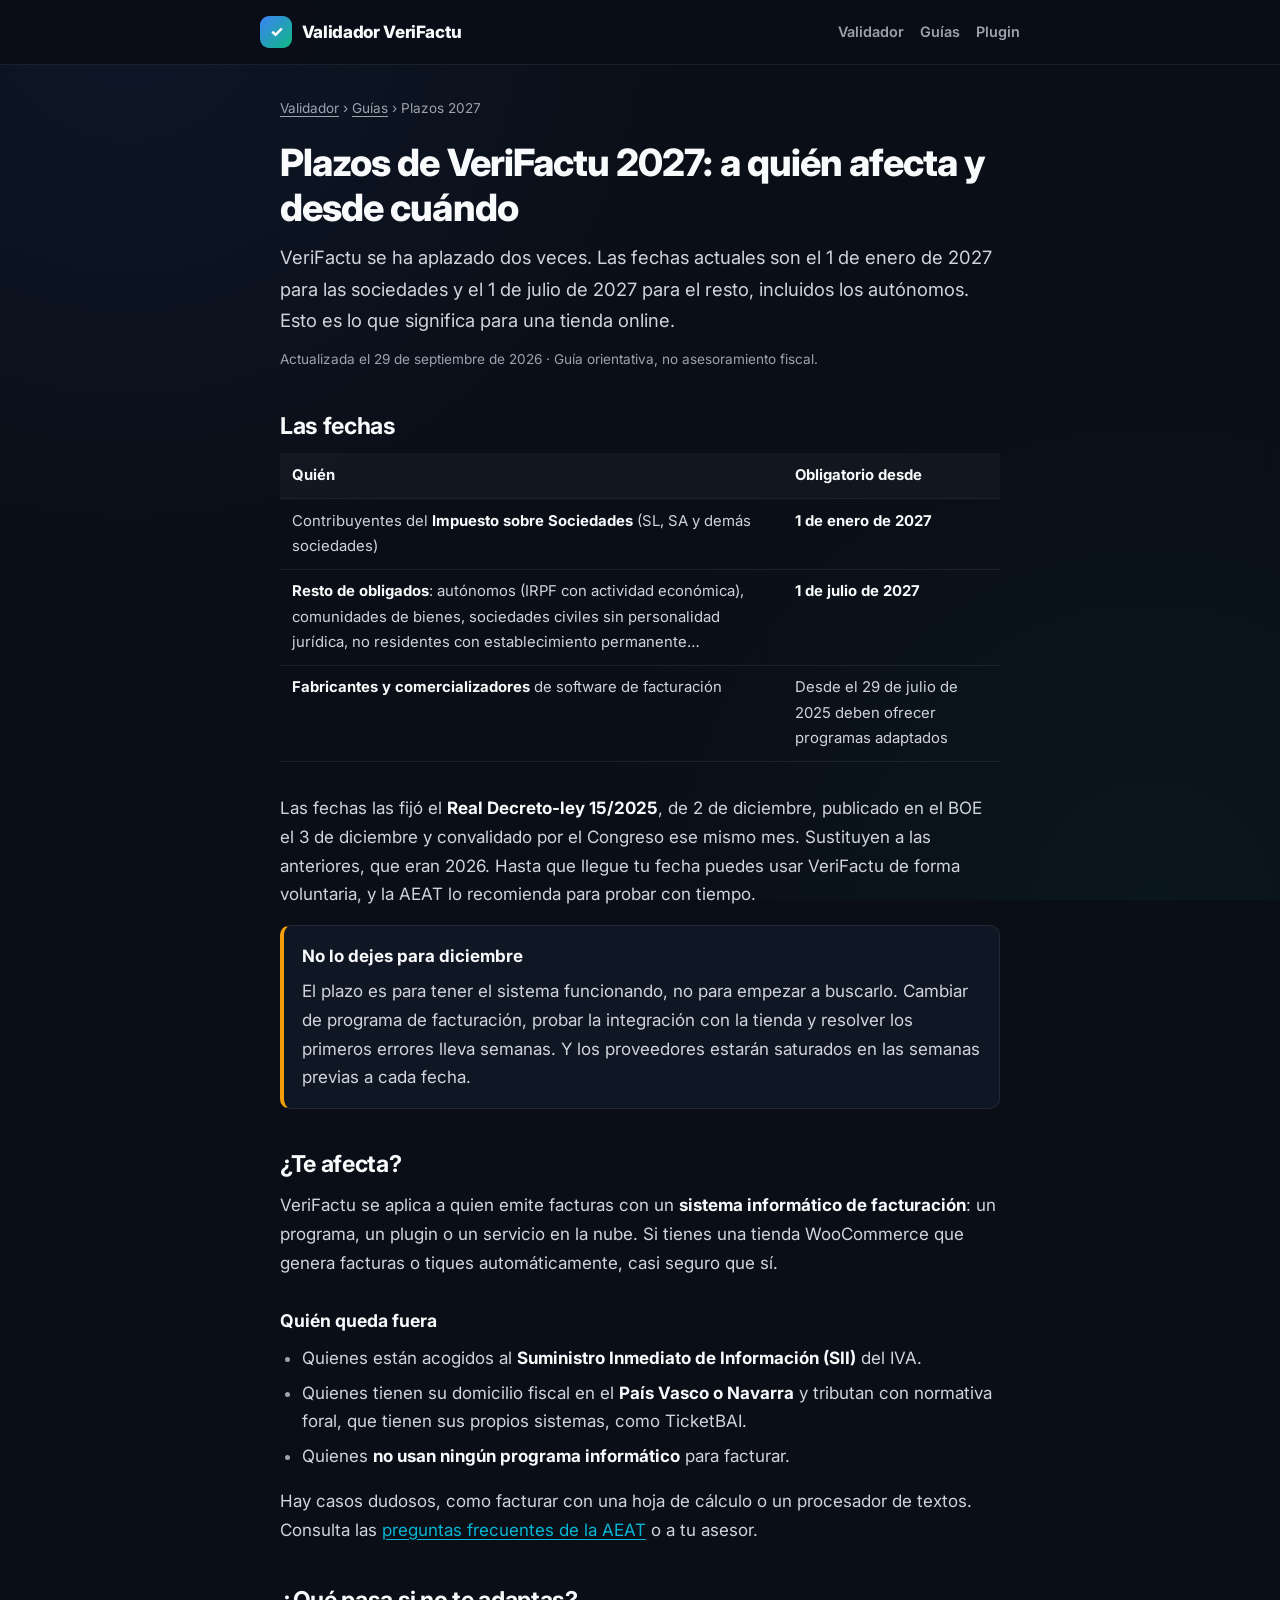
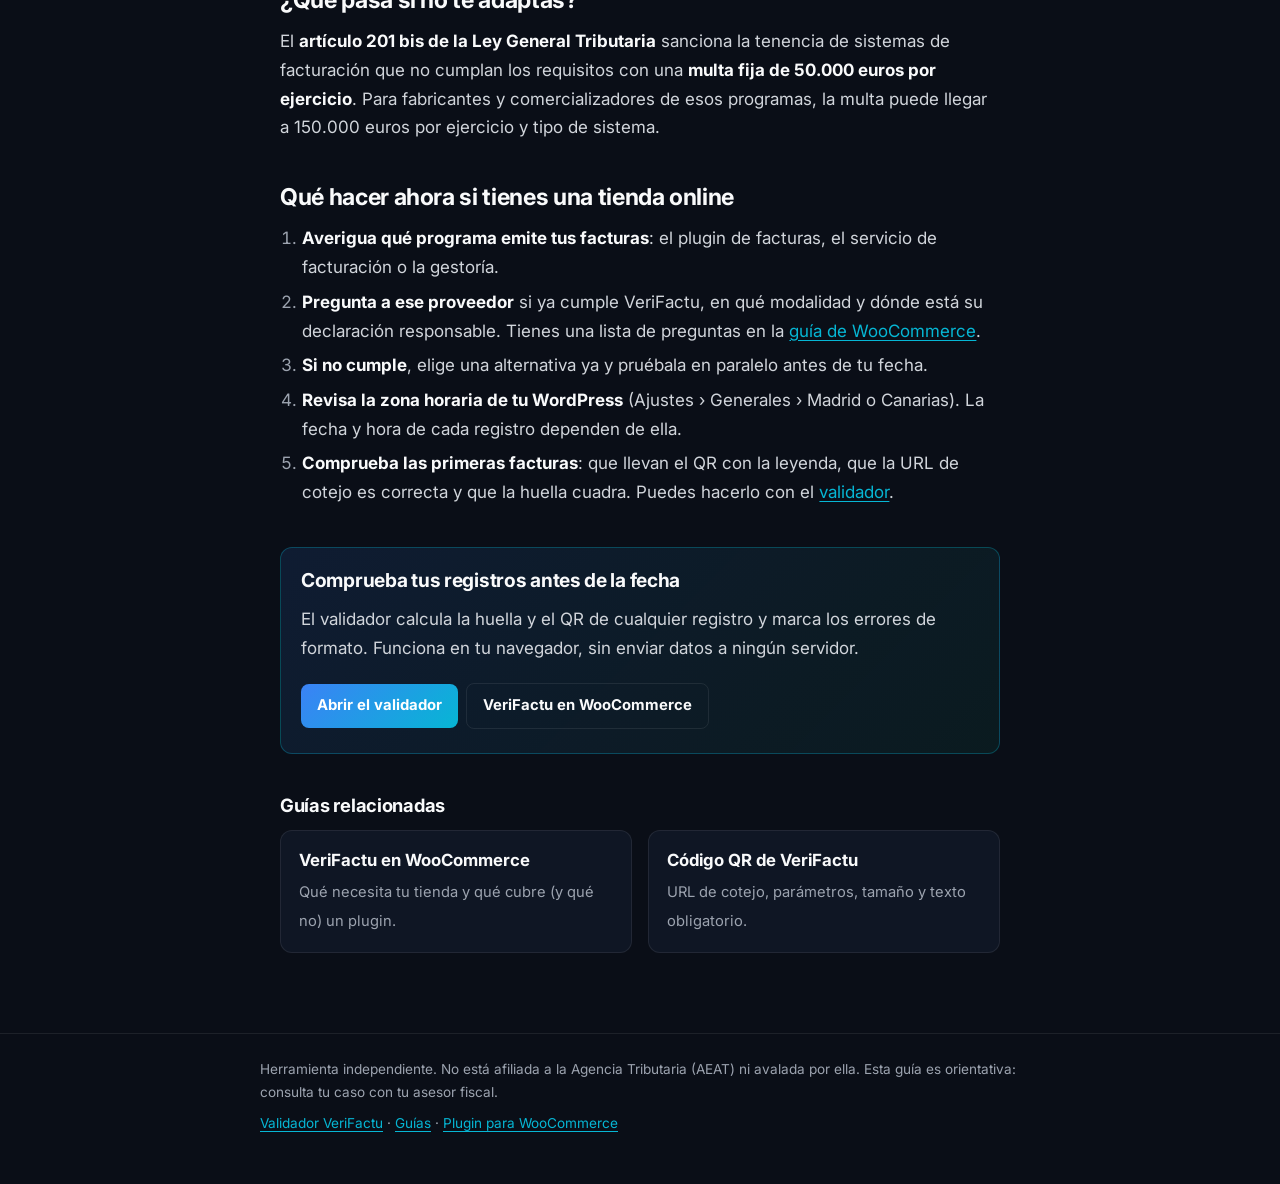
<file: guias/plazos-verifactu-2027.html>
<!DOCTYPE html>
<html lang="es">
<head>
    <meta charset="UTF-8">
    <meta name="viewport" content="width=device-width, initial-scale=1.0">
    <title>Plazos de VeriFactu 2027: a quién afecta y desde cuándo (tiendas online)</title>
    <meta name="description" content="VeriFactu: 1 de enero de 2027 para sociedades y 1 de julio de 2027 para autónomos y el resto. Quién está excluido, sanciones y qué hacer ahora en tu tienda online.">
    <link rel="canonical" href="https://gwi1i.github.io/verifactu/guias/plazos-verifactu-2027.html">
    <meta property="og:type" content="article">
    <meta property="og:title" content="Plazos de VeriFactu 2027: a quién afecta y desde cuándo">
    <meta property="og:description" content="1 de enero de 2027 para sociedades, 1 de julio de 2027 para el resto. Exclusiones, sanciones y qué hacer ahora.">
    <meta property="og:url" content="https://gwi1i.github.io/verifactu/guias/plazos-verifactu-2027.html">
    <meta property="og:image" content="https://gwi1i.github.io/verifactu/gumroad_cover.jpg">
    <script type="application/ld+json">
    {
      "@context": "https://schema.org",
      "@graph": [
        {
          "@type": "Article",
          "headline": "Plazos de VeriFactu 2027: a quién afecta y desde cuándo",
          "description": "Fechas de obligatoriedad de VeriFactu tras el Real Decreto-ley 15/2025, exclusiones, sanciones y pasos para tiendas online.",
          "inLanguage": "es",
          "datePublished": "2026-09-29",
          "dateModified": "2026-09-29",
          "author": { "@type": "Person", "name": "gwii", "url": "https://profiles.wordpress.org/gwii/" },
          "mainEntityOfPage": "https://gwi1i.github.io/verifactu/guias/plazos-verifactu-2027.html"
        },
        {
          "@type": "BreadcrumbList",
          "itemListElement": [
            { "@type": "ListItem", "position": 1, "name": "Validador VeriFactu", "item": "https://gwi1i.github.io/verifactu/" },
            { "@type": "ListItem", "position": 2, "name": "Guías", "item": "https://gwi1i.github.io/verifactu/guias/" },
            { "@type": "ListItem", "position": 3, "name": "Plazos 2027", "item": "https://gwi1i.github.io/verifactu/guias/plazos-verifactu-2027.html" }
          ]
        },
        {
          "@type": "FAQPage",
          "mainEntity": [
            {
              "@type": "Question",
              "name": "¿Cuándo es obligatorio VeriFactu?",
              "acceptedAnswer": { "@type": "Answer", "text": "El 1 de enero de 2027 para los contribuyentes del Impuesto sobre Sociedades y el 1 de julio de 2027 para el resto, incluidos los autónomos. Las fechas las fijó el Real Decreto-ley 15/2025, convalidado por el Congreso en diciembre de 2025." }
            },
            {
              "@type": "Question",
              "name": "¿Quién no tiene que aplicar VeriFactu?",
              "acceptedAnswer": { "@type": "Answer", "text": "Entre otros, quienes están acogidos al Suministro Inmediato de Información (SII), quienes tienen su domicilio fiscal en el País Vasco o Navarra, que tienen sus propios sistemas, y quienes no usan ningún programa informático para facturar." }
            },
            {
              "@type": "Question",
              "name": "¿Qué sanción hay por usar un programa que no cumple?",
              "acceptedAnswer": { "@type": "Answer", "text": "El artículo 201 bis de la Ley General Tributaria prevé una multa fija de 50.000 euros por ejercicio para quien tenga sistemas que no cumplan los requisitos. Para los fabricantes y comercializadores la multa puede llegar a 150.000 euros por ejercicio y tipo de sistema." }
            }
          ]
        }
      ]
    }
    </script>
    <link rel="preconnect" href="https://fonts.googleapis.com">
    <link rel="preconnect" href="https://fonts.gstatic.com" crossorigin>
    <link href="https://fonts.googleapis.com/css2?family=Inter:wght@400;600;700;800&family=JetBrains+Mono:wght@400;500&display=swap" rel="stylesheet">
    <link rel="stylesheet" href="guia.css">
</head>
<body>
    <header class="site-header">
        <div class="site-header-inner">
            <a class="brand" href="../"><span class="brand-icon">✓</span>Validador VeriFactu</a>
            <nav class="site-nav" aria-label="Principal">
                <a href="../">Validador</a>
                <a href="./">Guías</a>
                <a href="https://wordpress.org/plugins/gwii-invoice-hash-for-woocommerce/">Plugin</a>
            </nav>
        </div>
    </header>

    <main>
        <nav class="breadcrumb" aria-label="Ruta"><a href="../">Validador</a> › <a href="./">Guías</a> › Plazos 2027</nav>

        <article>
            <h1>Plazos de VeriFactu 2027: a quién afecta y desde cuándo</h1>
            <p class="lede">VeriFactu se ha aplazado dos veces. Las fechas actuales son el 1 de enero de 2027 para las sociedades y el 1 de julio de 2027 para el resto, incluidos los autónomos. Esto es lo que significa para una tienda online.</p>
            <p class="meta">Actualizada el 29 de septiembre de 2026 · Guía orientativa, no asesoramiento fiscal.</p>

            <h2 id="fechas">Las fechas</h2>
            <div class="table-wrap">
                <table>
                    <thead><tr><th>Quién</th><th>Obligatorio desde</th></tr></thead>
                    <tbody>
                        <tr><td>Contribuyentes del <strong>Impuesto sobre Sociedades</strong> (SL, SA y demás sociedades)</td><td><strong>1 de enero de 2027</strong></td></tr>
                        <tr><td><strong>Resto de obligados</strong>: autónomos (IRPF con actividad económica), comunidades de bienes, sociedades civiles sin personalidad jurídica, no residentes con establecimiento permanente…</td><td><strong>1 de julio de 2027</strong></td></tr>
                        <tr><td><strong>Fabricantes y comercializadores</strong> de software de facturación</td><td>Desde el 29 de julio de 2025 deben ofrecer programas adaptados</td></tr>
                    </tbody>
                </table>
            </div>
            <p>Las fechas las fijó el <strong>Real Decreto-ley 15/2025</strong>, de 2 de diciembre, publicado en el BOE el 3 de diciembre y convalidado por el Congreso ese mismo mes. Sustituyen a las anteriores, que eran 2026. Hasta que llegue tu fecha puedes usar VeriFactu de forma voluntaria, y la AEAT lo recomienda para probar con tiempo.</p>

            <div class="callout warn">
                <span class="callout-title">No lo dejes para diciembre</span>
                <p>El plazo es para tener el sistema funcionando, no para empezar a buscarlo. Cambiar de programa de facturación, probar la integración con la tienda y resolver los primeros errores lleva semanas. Y los proveedores estarán saturados en las semanas previas a cada fecha.</p>
            </div>

            <h2 id="quien">¿Te afecta?</h2>
            <p>VeriFactu se aplica a quien emite facturas con un <strong>sistema informático de facturación</strong>: un programa, un plugin o un servicio en la nube. Si tienes una tienda WooCommerce que genera facturas o tiques automáticamente, casi seguro que sí.</p>
            <h3>Quién queda fuera</h3>
            <ul>
                <li>Quienes están acogidos al <strong>Suministro Inmediato de Información (SII)</strong> del IVA.</li>
                <li>Quienes tienen su domicilio fiscal en el <strong>País Vasco o Navarra</strong> y tributan con normativa foral, que tienen sus propios sistemas, como TicketBAI.</li>
                <li>Quienes <strong>no usan ningún programa informático</strong> para facturar.</li>
            </ul>
            <p>Hay casos dudosos, como facturar con una hoja de cálculo o un procesador de textos. Consulta las <a href="https://sede.agenciatributaria.gob.es/Sede/iva/sistemas-informaticos-facturacion-verifactu/preguntas-frecuentes.html" rel="noopener">preguntas frecuentes de la AEAT</a> o a tu asesor.</p>

            <h2 id="sanciones">¿Qué pasa si no te adaptas?</h2>
            <p>El <strong>artículo 201 bis de la Ley General Tributaria</strong> sanciona la tenencia de sistemas de facturación que no cumplan los requisitos con una <strong>multa fija de 50.000 euros por ejercicio</strong>. Para fabricantes y comercializadores de esos programas, la multa puede llegar a 150.000 euros por ejercicio y tipo de sistema.</p>

            <h2 id="pasos">Qué hacer ahora si tienes una tienda online</h2>
            <ol>
                <li><strong>Averigua qué programa emite tus facturas</strong>: el plugin de facturas, el servicio de facturación o la gestoría.</li>
                <li><strong>Pregunta a ese proveedor</strong> si ya cumple VeriFactu, en qué modalidad y dónde está su declaración responsable. Tienes una lista de preguntas en la <a href="verifactu-woocommerce.html#preguntas">guía de WooCommerce</a>.</li>
                <li><strong>Si no cumple</strong>, elige una alternativa ya y pruébala en paralelo antes de tu fecha.</li>
                <li><strong>Revisa la zona horaria de tu WordPress</strong> (Ajustes › Generales › Madrid o Canarias). La fecha y hora de cada registro dependen de ella.</li>
                <li><strong>Comprueba las primeras facturas</strong>: que llevan el QR con la leyenda, que la URL de cotejo es correcta y que la huella cuadra. Puedes hacerlo con el <a href="../">validador</a>.</li>
            </ol>

            <section class="cta">
                <h2>Comprueba tus registros antes de la fecha</h2>
                <p>El validador calcula la huella y el QR de cualquier registro y marca los errores de formato. Funciona en tu navegador, sin enviar datos a ningún servidor.</p>
                <p><a class="btn" href="../">Abrir el validador</a><a class="btn secondary" href="verifactu-woocommerce.html">VeriFactu en WooCommerce</a></p>
            </section>

            <section class="related">
                <h2>Guías relacionadas</h2>
                <div class="card-grid">
                    <a class="card" href="verifactu-woocommerce.html"><strong>VeriFactu en WooCommerce</strong><span>Qué necesita tu tienda y qué cubre (y qué no) un plugin.</span></a>
                    <a class="card" href="codigo-qr-verifactu.html"><strong>Código QR de VeriFactu</strong><span>URL de cotejo, parámetros, tamaño y texto obligatorio.</span></a>
                </div>
            </section>
        </article>
    </main>

    <footer class="site-footer">
        <p>Herramienta independiente. No está afiliada a la Agencia Tributaria (AEAT) ni avalada por ella. Esta guía es orientativa: consulta tu caso con tu asesor fiscal.</p>
        <p><a href="../">Validador VeriFactu</a> · <a href="./">Guías</a> · <a href="https://wordpress.org/plugins/gwii-invoice-hash-for-woocommerce/">Plugin para WooCommerce</a></p>
    </footer>
    <script data-goatcounter="https://gwii-verifactu.goatcounter.com/count" async src="//gc.zgo.at/count.js"></script>
</body>
</html>
</file>
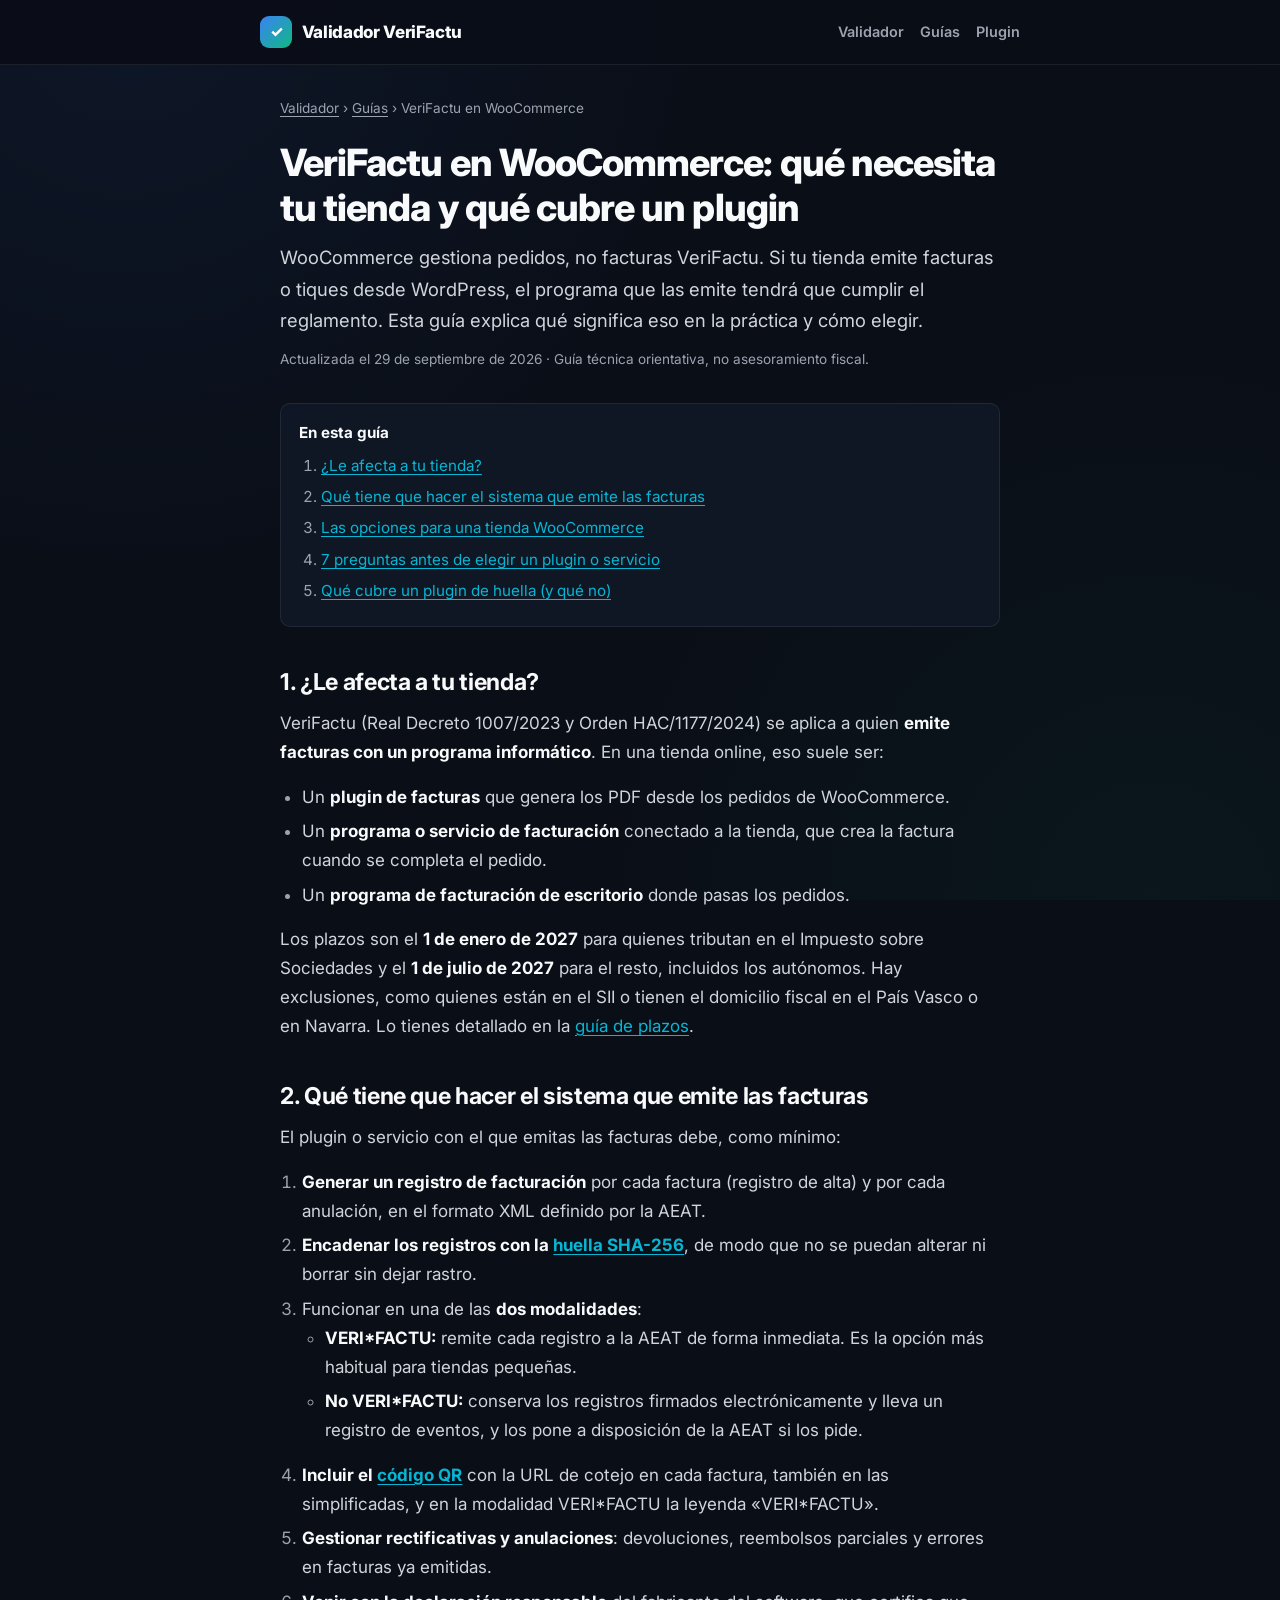
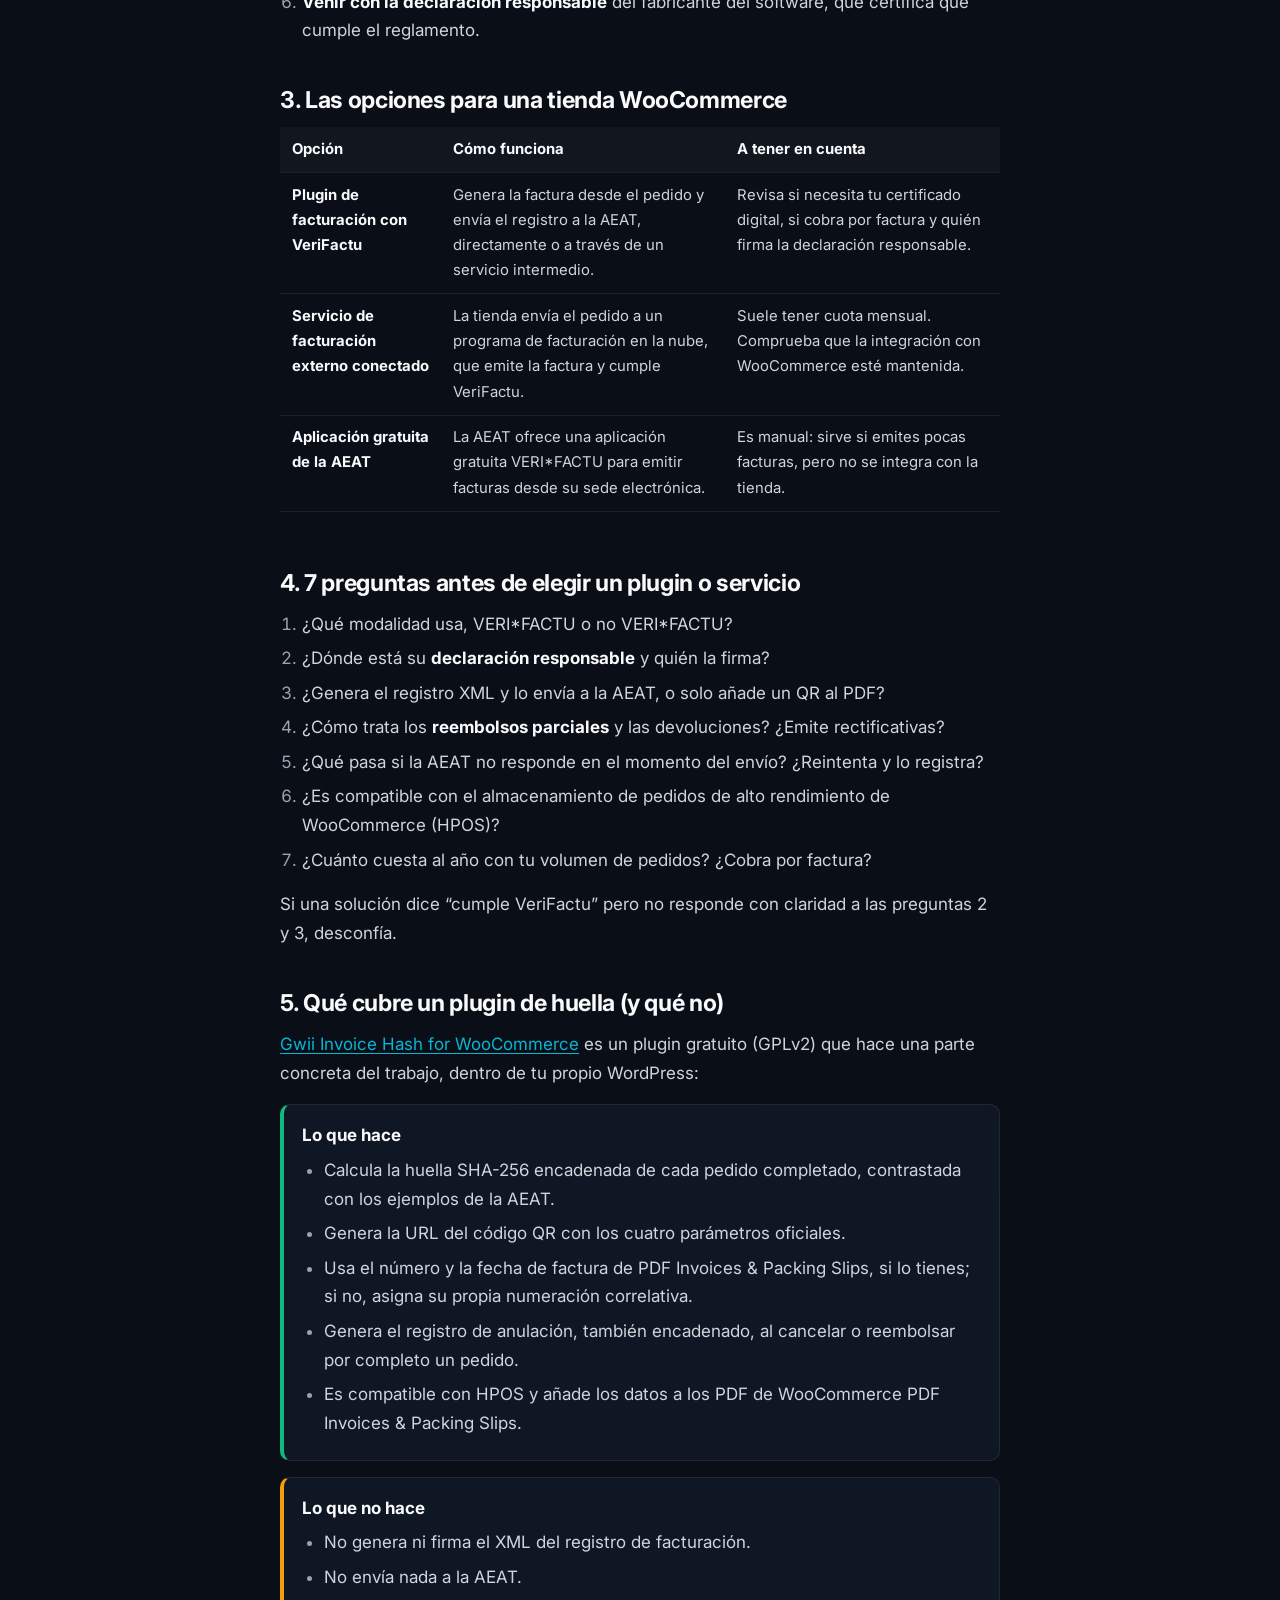
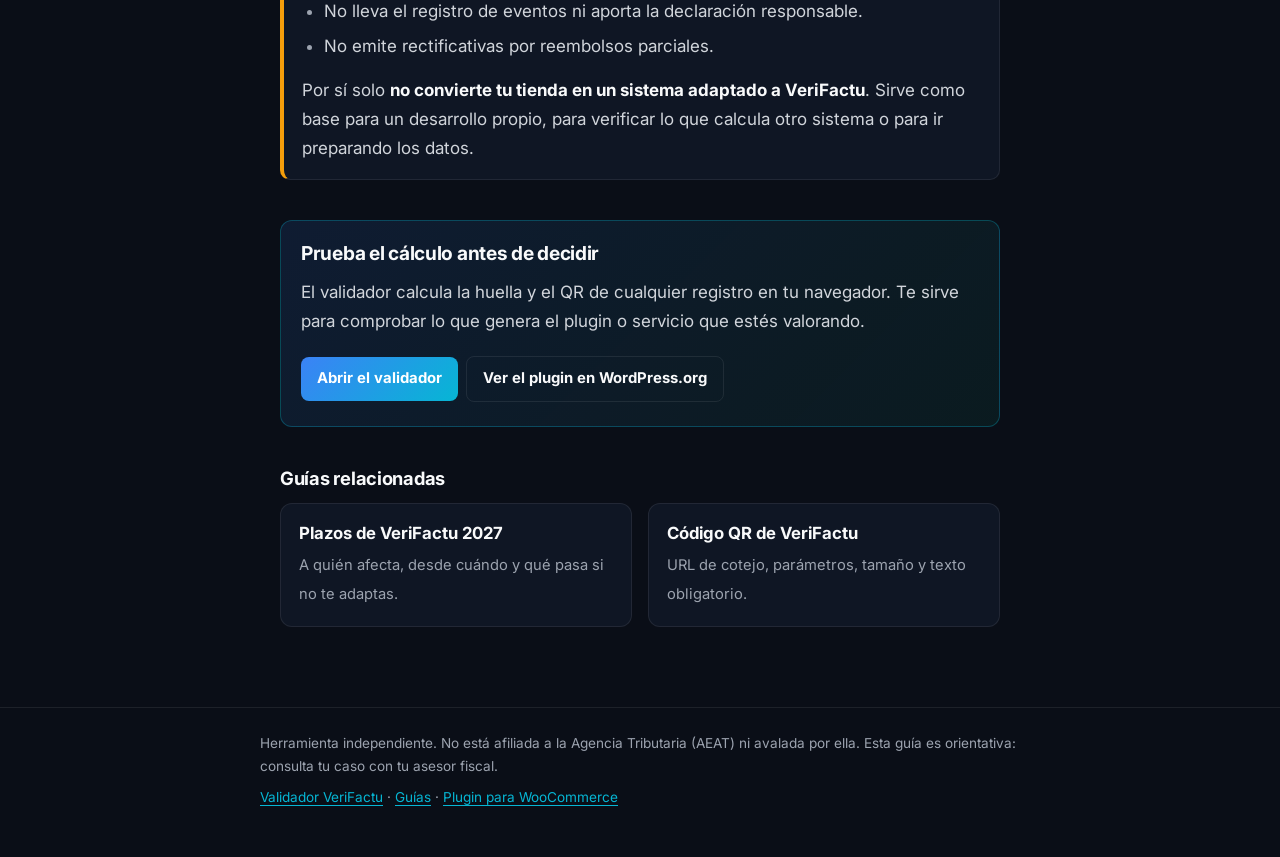
<file: guias/verifactu-woocommerce.html>
<!DOCTYPE html>
<html lang="es">
<head>
    <meta charset="UTF-8">
    <meta name="viewport" content="width=device-width, initial-scale=1.0">
    <title>VeriFactu en WooCommerce: qué necesita tu tienda y qué cubre un plugin</title>
    <meta name="description" content="Qué exige VeriFactu a una tienda WooCommerce que emite facturas, qué opciones hay para cumplir y qué preguntar antes de elegir un plugin o un servicio. Con lo que cubre, y lo que no, un plugin de huella.">
    <link rel="canonical" href="https://gwi1i.github.io/verifactu/guias/verifactu-woocommerce.html">
    <meta property="og:type" content="article">
    <meta property="og:title" content="VeriFactu en WooCommerce: qué necesita tu tienda y qué cubre un plugin">
    <meta property="og:description" content="Requisitos, opciones para cumplir y preguntas para elegir plugin o servicio.">
    <meta property="og:url" content="https://gwi1i.github.io/verifactu/guias/verifactu-woocommerce.html">
    <meta property="og:image" content="https://gwi1i.github.io/verifactu/gumroad_cover.jpg">
    <script type="application/ld+json">
    {
      "@context": "https://schema.org",
      "@graph": [
        {
          "@type": "Article",
          "headline": "VeriFactu en WooCommerce: qué necesita tu tienda y qué cubre un plugin",
          "description": "Qué exige VeriFactu a una tienda WooCommerce que emite facturas, qué opciones hay para cumplir y qué preguntar antes de elegir un plugin o un servicio.",
          "inLanguage": "es",
          "datePublished": "2026-09-29",
          "dateModified": "2026-09-29",
          "author": { "@type": "Person", "name": "gwii", "url": "https://profiles.wordpress.org/gwii/" },
          "mainEntityOfPage": "https://gwi1i.github.io/verifactu/guias/verifactu-woocommerce.html"
        },
        {
          "@type": "BreadcrumbList",
          "itemListElement": [
            { "@type": "ListItem", "position": 1, "name": "Validador VeriFactu", "item": "https://gwi1i.github.io/verifactu/" },
            { "@type": "ListItem", "position": 2, "name": "Guías", "item": "https://gwi1i.github.io/verifactu/guias/" },
            { "@type": "ListItem", "position": 3, "name": "VeriFactu en WooCommerce", "item": "https://gwi1i.github.io/verifactu/guias/verifactu-woocommerce.html" }
          ]
        },
        {
          "@type": "FAQPage",
          "mainEntity": [
            {
              "@type": "Question",
              "name": "¿WooCommerce cumple VeriFactu por sí solo?",
              "acceptedAnswer": { "@type": "Answer", "text": "No. WooCommerce gestiona pedidos, pero no genera registros de facturación VeriFactu. Si tu tienda emite facturas o tiques desde WordPress, el sistema que las emite (normalmente un plugin o un servicio de facturación conectado) es el que debe cumplir el reglamento." }
            },
            {
              "@type": "Question",
              "name": "¿Basta con un plugin que calcule la huella?",
              "acceptedAnswer": { "@type": "Answer", "text": "No. La huella y el QR son una parte. El sistema también debe generar el registro en el formato XML de la AEAT, remitirlo a la AEAT o firmarlo y llevar un registro de eventos, y contar con la declaración responsable del fabricante." }
            }
          ]
        }
      ]
    }
    </script>
    <link rel="preconnect" href="https://fonts.googleapis.com">
    <link rel="preconnect" href="https://fonts.gstatic.com" crossorigin>
    <link href="https://fonts.googleapis.com/css2?family=Inter:wght@400;600;700;800&family=JetBrains+Mono:wght@400;500&display=swap" rel="stylesheet">
    <link rel="stylesheet" href="guia.css">
</head>
<body>
    <header class="site-header">
        <div class="site-header-inner">
            <a class="brand" href="../"><span class="brand-icon">✓</span>Validador VeriFactu</a>
            <nav class="site-nav" aria-label="Principal">
                <a href="../">Validador</a>
                <a href="./">Guías</a>
                <a href="https://wordpress.org/plugins/gwii-invoice-hash-for-woocommerce/">Plugin</a>
            </nav>
        </div>
    </header>

    <main>
        <nav class="breadcrumb" aria-label="Ruta"><a href="../">Validador</a> › <a href="./">Guías</a> › VeriFactu en WooCommerce</nav>

        <article>
            <h1>VeriFactu en WooCommerce: qué necesita tu tienda y qué cubre un plugin</h1>
            <p class="lede">WooCommerce gestiona pedidos, no facturas VeriFactu. Si tu tienda emite facturas o tiques desde WordPress, el programa que las emite tendrá que cumplir el reglamento. Esta guía explica qué significa eso en la práctica y cómo elegir.</p>
            <p class="meta">Actualizada el 29 de septiembre de 2026 · Guía técnica orientativa, no asesoramiento fiscal.</p>

            <div class="toc">
                <strong>En esta guía</strong>
                <ol>
                    <li><a href="#afecta">¿Le afecta a tu tienda?</a></li>
                    <li><a href="#requisitos">Qué tiene que hacer el sistema que emite las facturas</a></li>
                    <li><a href="#opciones">Las opciones para una tienda WooCommerce</a></li>
                    <li><a href="#preguntas">7 preguntas antes de elegir un plugin o servicio</a></li>
                    <li><a href="#huella">Qué cubre un plugin de huella (y qué no)</a></li>
                </ol>
            </div>

            <h2 id="afecta">1. ¿Le afecta a tu tienda?</h2>
            <p>VeriFactu (Real Decreto 1007/2023 y Orden HAC/1177/2024) se aplica a quien <strong>emite facturas con un programa informático</strong>. En una tienda online, eso suele ser:</p>
            <ul>
                <li>Un <strong>plugin de facturas</strong> que genera los PDF desde los pedidos de WooCommerce.</li>
                <li>Un <strong>programa o servicio de facturación</strong> conectado a la tienda, que crea la factura cuando se completa el pedido.</li>
                <li>Un <strong>programa de facturación de escritorio</strong> donde pasas los pedidos.</li>
            </ul>
            <p>Los plazos son el <strong>1 de enero de 2027</strong> para quienes tributan en el Impuesto sobre Sociedades y el <strong>1 de julio de 2027</strong> para el resto, incluidos los autónomos. Hay exclusiones, como quienes están en el SII o tienen el domicilio fiscal en el País Vasco o en Navarra. Lo tienes detallado en la <a href="plazos-verifactu-2027.html">guía de plazos</a>.</p>

            <h2 id="requisitos">2. Qué tiene que hacer el sistema que emite las facturas</h2>
            <p>El plugin o servicio con el que emitas las facturas debe, como mínimo:</p>
            <ol>
                <li><strong>Generar un registro de facturación</strong> por cada factura (registro de alta) y por cada anulación, en el formato XML definido por la AEAT.</li>
                <li><strong>Encadenar los registros con la <a href="huella-verifactu-sha256.html">huella SHA-256</a></strong>, de modo que no se puedan alterar ni borrar sin dejar rastro.</li>
                <li>Funcionar en una de las <strong>dos modalidades</strong>:
                    <ul>
                        <li><strong>VERI*FACTU:</strong> remite cada registro a la AEAT de forma inmediata. Es la opción más habitual para tiendas pequeñas.</li>
                        <li><strong>No VERI*FACTU:</strong> conserva los registros firmados electrónicamente y lleva un registro de eventos, y los pone a disposición de la AEAT si los pide.</li>
                    </ul>
                </li>
                <li><strong>Incluir el <a href="codigo-qr-verifactu.html">código QR</a></strong> con la URL de cotejo en cada factura, también en las simplificadas, y en la modalidad VERI*FACTU la leyenda «VERI*FACTU».</li>
                <li><strong>Gestionar rectificativas y anulaciones</strong>: devoluciones, reembolsos parciales y errores en facturas ya emitidas.</li>
                <li><strong>Venir con la declaración responsable</strong> del fabricante del software, que certifica que cumple el reglamento.</li>
            </ol>

            <h2 id="opciones">3. Las opciones para una tienda WooCommerce</h2>
            <div class="table-wrap">
                <table>
                    <thead><tr><th>Opción</th><th>Cómo funciona</th><th>A tener en cuenta</th></tr></thead>
                    <tbody>
                        <tr>
                            <td><strong>Plugin de facturación con VeriFactu</strong></td>
                            <td>Genera la factura desde el pedido y envía el registro a la AEAT, directamente o a través de un servicio intermedio.</td>
                            <td>Revisa si necesita tu certificado digital, si cobra por factura y quién firma la declaración responsable.</td>
                        </tr>
                        <tr>
                            <td><strong>Servicio de facturación externo conectado</strong></td>
                            <td>La tienda envía el pedido a un programa de facturación en la nube, que emite la factura y cumple VeriFactu.</td>
                            <td>Suele tener cuota mensual. Comprueba que la integración con WooCommerce esté mantenida.</td>
                        </tr>
                        <tr>
                            <td><strong>Aplicación gratuita de la AEAT</strong></td>
                            <td>La AEAT ofrece una aplicación gratuita VERI*FACTU para emitir facturas desde su sede electrónica.</td>
                            <td>Es manual: sirve si emites pocas facturas, pero no se integra con la tienda.</td>
                        </tr>
                    </tbody>
                </table>
            </div>

            <h2 id="preguntas">4. 7 preguntas antes de elegir un plugin o servicio</h2>
            <ol>
                <li>¿Qué modalidad usa, VERI*FACTU o no VERI*FACTU?</li>
                <li>¿Dónde está su <strong>declaración responsable</strong> y quién la firma?</li>
                <li>¿Genera el registro XML y lo envía a la AEAT, o solo añade un QR al PDF?</li>
                <li>¿Cómo trata los <strong>reembolsos parciales</strong> y las devoluciones? ¿Emite rectificativas?</li>
                <li>¿Qué pasa si la AEAT no responde en el momento del envío? ¿Reintenta y lo registra?</li>
                <li>¿Es compatible con el almacenamiento de pedidos de alto rendimiento de WooCommerce (HPOS)?</li>
                <li>¿Cuánto cuesta al año con tu volumen de pedidos? ¿Cobra por factura?</li>
            </ol>
            <p>Si una solución dice “cumple VeriFactu” pero no responde con claridad a las preguntas 2 y 3, desconfía.</p>

            <h2 id="huella">5. Qué cubre un plugin de huella (y qué no)</h2>
            <p><a href="https://wordpress.org/plugins/gwii-invoice-hash-for-woocommerce/">Gwii Invoice Hash for WooCommerce</a> es un plugin gratuito (GPLv2) que hace una parte concreta del trabajo, dentro de tu propio WordPress:</p>
            <div class="callout ok">
                <span class="callout-title">Lo que hace</span>
                <ul>
                    <li>Calcula la huella SHA-256 encadenada de cada pedido completado, contrastada con los ejemplos de la AEAT.</li>
                    <li>Genera la URL del código QR con los cuatro parámetros oficiales.</li>
                    <li>Usa el número y la fecha de factura de PDF Invoices &amp; Packing Slips, si lo tienes; si no, asigna su propia numeración correlativa.</li>
                    <li>Genera el registro de anulación, también encadenado, al cancelar o reembolsar por completo un pedido.</li>
                    <li>Es compatible con HPOS y añade los datos a los PDF de WooCommerce PDF Invoices &amp; Packing Slips.</li>
                </ul>
            </div>
            <div class="callout warn">
                <span class="callout-title">Lo que no hace</span>
                <ul>
                    <li>No genera ni firma el XML del registro de facturación.</li>
                    <li>No envía nada a la AEAT.</li>
                    <li>No lleva el registro de eventos ni aporta la declaración responsable.</li>
                    <li>No emite rectificativas por reembolsos parciales.</li>
                </ul>
                <p>Por sí solo <strong>no convierte tu tienda en un sistema adaptado a VeriFactu</strong>. Sirve como base para un desarrollo propio, para verificar lo que calcula otro sistema o para ir preparando los datos.</p>
            </div>

            <section class="cta">
                <h2>Prueba el cálculo antes de decidir</h2>
                <p>El validador calcula la huella y el QR de cualquier registro en tu navegador. Te sirve para comprobar lo que genera el plugin o servicio que estés valorando.</p>
                <p><a class="btn" href="../">Abrir el validador</a><a class="btn secondary" href="https://wordpress.org/plugins/gwii-invoice-hash-for-woocommerce/">Ver el plugin en WordPress.org</a></p>
            </section>

            <section class="related">
                <h2>Guías relacionadas</h2>
                <div class="card-grid">
                    <a class="card" href="plazos-verifactu-2027.html"><strong>Plazos de VeriFactu 2027</strong><span>A quién afecta, desde cuándo y qué pasa si no te adaptas.</span></a>
                    <a class="card" href="codigo-qr-verifactu.html"><strong>Código QR de VeriFactu</strong><span>URL de cotejo, parámetros, tamaño y texto obligatorio.</span></a>
                </div>
            </section>
        </article>
    </main>

    <footer class="site-footer">
        <p>Herramienta independiente. No está afiliada a la Agencia Tributaria (AEAT) ni avalada por ella. Esta guía es orientativa: consulta tu caso con tu asesor fiscal.</p>
        <p><a href="../">Validador VeriFactu</a> · <a href="./">Guías</a> · <a href="https://wordpress.org/plugins/gwii-invoice-hash-for-woocommerce/">Plugin para WooCommerce</a></p>
    </footer>
    <script data-goatcounter="https://gwii-verifactu.goatcounter.com/count" async src="//gc.zgo.at/count.js"></script>
</body>
</html>
</file>
<file: guias/guia.css>
/* Estilo común de las guías. Mismos colores y tipografías que el validador (index.html). */
:root {
    --bg-body: #0A0E17;
    --bg-card: rgba(17, 24, 39, 0.85);
    --bg-code: #0F172A;
    --border: rgba(255, 255, 255, 0.08);
    --accent-blue: #3B82F6;
    --accent-cyan: #06B6D4;
    --accent-emerald: #10B981;
    --accent-rose: #F43F5E;
    --accent-amber: #F59E0B;
    --text-main: #F9FAFB;
    --text-body: #D1D5DB;
    --text-muted: #9CA3AF;
    --font-sans: 'Inter', system-ui, sans-serif;
    --font-mono: 'JetBrains Mono', ui-monospace, monospace;
}

* { box-sizing: border-box; margin: 0; padding: 0; }

body {
    background-color: var(--bg-body);
    color: var(--text-body);
    font-family: var(--font-sans);
    line-height: 1.7;
    font-size: 1.0625rem;
    background-image:
        radial-gradient(circle at 10% 0%, rgba(59, 130, 246, 0.08) 0%, transparent 40%),
        radial-gradient(circle at 90% 100%, rgba(16, 185, 129, 0.05) 0%, transparent 40%);
    background-attachment: fixed;
}

a { color: var(--accent-cyan); text-underline-offset: 3px; }
a:hover { color: #67E8F9; }

.site-header {
    padding: 1rem 1.25rem;
    border-bottom: 1px solid var(--border);
    background: rgba(10, 14, 23, 0.92);
    backdrop-filter: blur(12px);
    position: sticky;
    top: 0;
    z-index: 50;
}
.site-header-inner {
    max-width: 760px;
    margin: 0 auto;
    display: flex;
    justify-content: space-between;
    align-items: center;
    gap: 1rem;
    flex-wrap: wrap;
}
.brand { display: flex; align-items: center; gap: 0.6rem; color: var(--text-main); text-decoration: none; font-weight: 800; letter-spacing: -0.02em; }
.brand:hover { color: var(--text-main); }
.brand-icon {
    width: 32px; height: 32px; border-radius: 9px;
    background: linear-gradient(135deg, var(--accent-blue), var(--accent-emerald));
    display: flex; align-items: center; justify-content: center; color: #fff; font-size: 0.95rem;
}
.site-nav { display: flex; gap: 1rem; font-size: 0.9rem; font-weight: 600; }
.site-nav a { color: var(--text-muted); text-decoration: none; }
.site-nav a:hover, .site-nav a[aria-current="page"] { color: var(--text-main); }

main { max-width: 760px; margin: 0 auto; padding: 2rem 1.25rem 4rem; }

.breadcrumb { font-size: 0.85rem; color: var(--text-muted); margin-bottom: 1.25rem; }
.breadcrumb a { color: var(--text-muted); }
.breadcrumb a:hover { color: var(--text-main); }

h1 {
    color: var(--text-main);
    font-size: clamp(1.75rem, 4vw, 2.35rem);
    line-height: 1.2;
    letter-spacing: -0.025em;
    font-weight: 800;
    margin-bottom: 0.75rem;
}
.lede { font-size: 1.15rem; color: var(--text-body); margin-bottom: 0.75rem; }
.meta { font-size: 0.85rem; color: var(--text-muted); margin-bottom: 2rem; }

h2 {
    color: var(--text-main);
    font-size: 1.45rem;
    line-height: 1.3;
    letter-spacing: -0.015em;
    margin: 2.5rem 0 0.75rem;
    scroll-margin-top: 7.5rem;
}
h3 { color: var(--text-main); font-size: 1.1rem; margin: 1.75rem 0 0.5rem; scroll-margin-top: 7.5rem; }

p, ul, ol, table, pre, .callout, .card { margin-bottom: 1rem; }
ul, ol { padding-left: 1.4rem; }
li { margin-bottom: 0.35rem; }
li::marker { color: var(--text-muted); }
strong { color: var(--text-main); }

code {
    font-family: var(--font-mono);
    font-size: 0.88em;
    background: rgba(148, 163, 184, 0.12);
    border: 1px solid var(--border);
    padding: 0.1em 0.35em;
    border-radius: 5px;
    color: #E5E7EB;
    overflow-wrap: anywhere;
}
pre {
    background: var(--bg-code);
    border: 1px solid var(--border);
    border-radius: 10px;
    padding: 1rem;
    overflow-x: auto;
    font-size: 0.85rem;
    line-height: 1.6;
}
pre code { background: none; border: 0; padding: 0; white-space: pre-wrap; word-break: break-all; }

.table-wrap { overflow-x: auto; margin-bottom: 1rem; }
table { width: 100%; border-collapse: collapse; font-size: 0.93rem; }
th, td { text-align: left; padding: 0.6rem 0.75rem; border-bottom: 1px solid var(--border); vertical-align: top; }
th { color: var(--text-main); font-weight: 700; background: rgba(255, 255, 255, 0.03); }
td code { white-space: nowrap; }

.callout {
    border: 1px solid var(--border);
    border-left: 4px solid var(--accent-blue);
    background: var(--bg-card);
    border-radius: 10px;
    padding: 1rem 1.1rem;
}
.callout p:last-child, .callout ul:last-child { margin-bottom: 0; }
.callout.warn { border-left-color: var(--accent-amber); }
.callout.ok { border-left-color: var(--accent-emerald); }
.callout-title { display: block; color: var(--text-main); font-weight: 700; margin-bottom: 0.35rem; }

.toc {
    border: 1px solid var(--border);
    background: var(--bg-card);
    border-radius: 10px;
    padding: 1rem 1.1rem;
    margin-bottom: 2rem;
    font-size: 0.95rem;
}
.toc strong { display: block; margin-bottom: 0.4rem; }
.toc ol { margin-bottom: 0; }

.cta {
    margin-top: 2.5rem;
    border: 1px solid rgba(6, 182, 212, 0.3);
    background: linear-gradient(135deg, rgba(59, 130, 246, 0.12), rgba(16, 185, 129, 0.08));
    border-radius: 12px;
    padding: 1.25rem;
}
.cta h2 { margin-top: 0; font-size: 1.2rem; }
.cta p:last-child { margin-bottom: 0; }
.btn {
    display: inline-block;
    padding: 0.6rem 1rem;
    border-radius: 8px;
    font-weight: 700;
    font-size: 0.93rem;
    text-decoration: none;
    margin: 0.25rem 0.5rem 0.25rem 0;
    background: linear-gradient(135deg, var(--accent-blue), var(--accent-cyan));
    color: #fff;
}
.btn:hover { color: #fff; filter: brightness(1.1); }
.btn.secondary { background: transparent; border: 1px solid var(--border); color: var(--text-main); }

.card-grid { display: grid; gap: 1rem; grid-template-columns: repeat(auto-fit, minmax(250px, 1fr)); margin-bottom: 1rem; }
.card {
    display: block;
    border: 1px solid var(--border);
    background: var(--bg-card);
    border-radius: 12px;
    padding: 1.1rem;
    text-decoration: none;
    color: var(--text-body);
    margin-bottom: 0;
}
.card:hover { border-color: rgba(6, 182, 212, 0.45); color: var(--text-body); }
.card strong { display: block; font-size: 1.05rem; margin-bottom: 0.35rem; line-height: 1.35; }
.card span { font-size: 0.92rem; color: var(--text-muted); }

.related { margin-top: 2.5rem; }
.related h2 { font-size: 1.15rem; }

.site-footer {
    border-top: 1px solid var(--border);
    padding: 1.5rem 1.25rem 2.5rem;
    font-size: 0.85rem;
    color: var(--text-muted);
}
.site-footer p { max-width: 760px; margin: 0 auto 0.5rem; }

@media (max-width: 520px) {
    body { font-size: 1rem; }
    .site-nav { gap: 0.75rem; font-size: 0.85rem; }
    th, td { padding: 0.5rem; }
}
</file>
